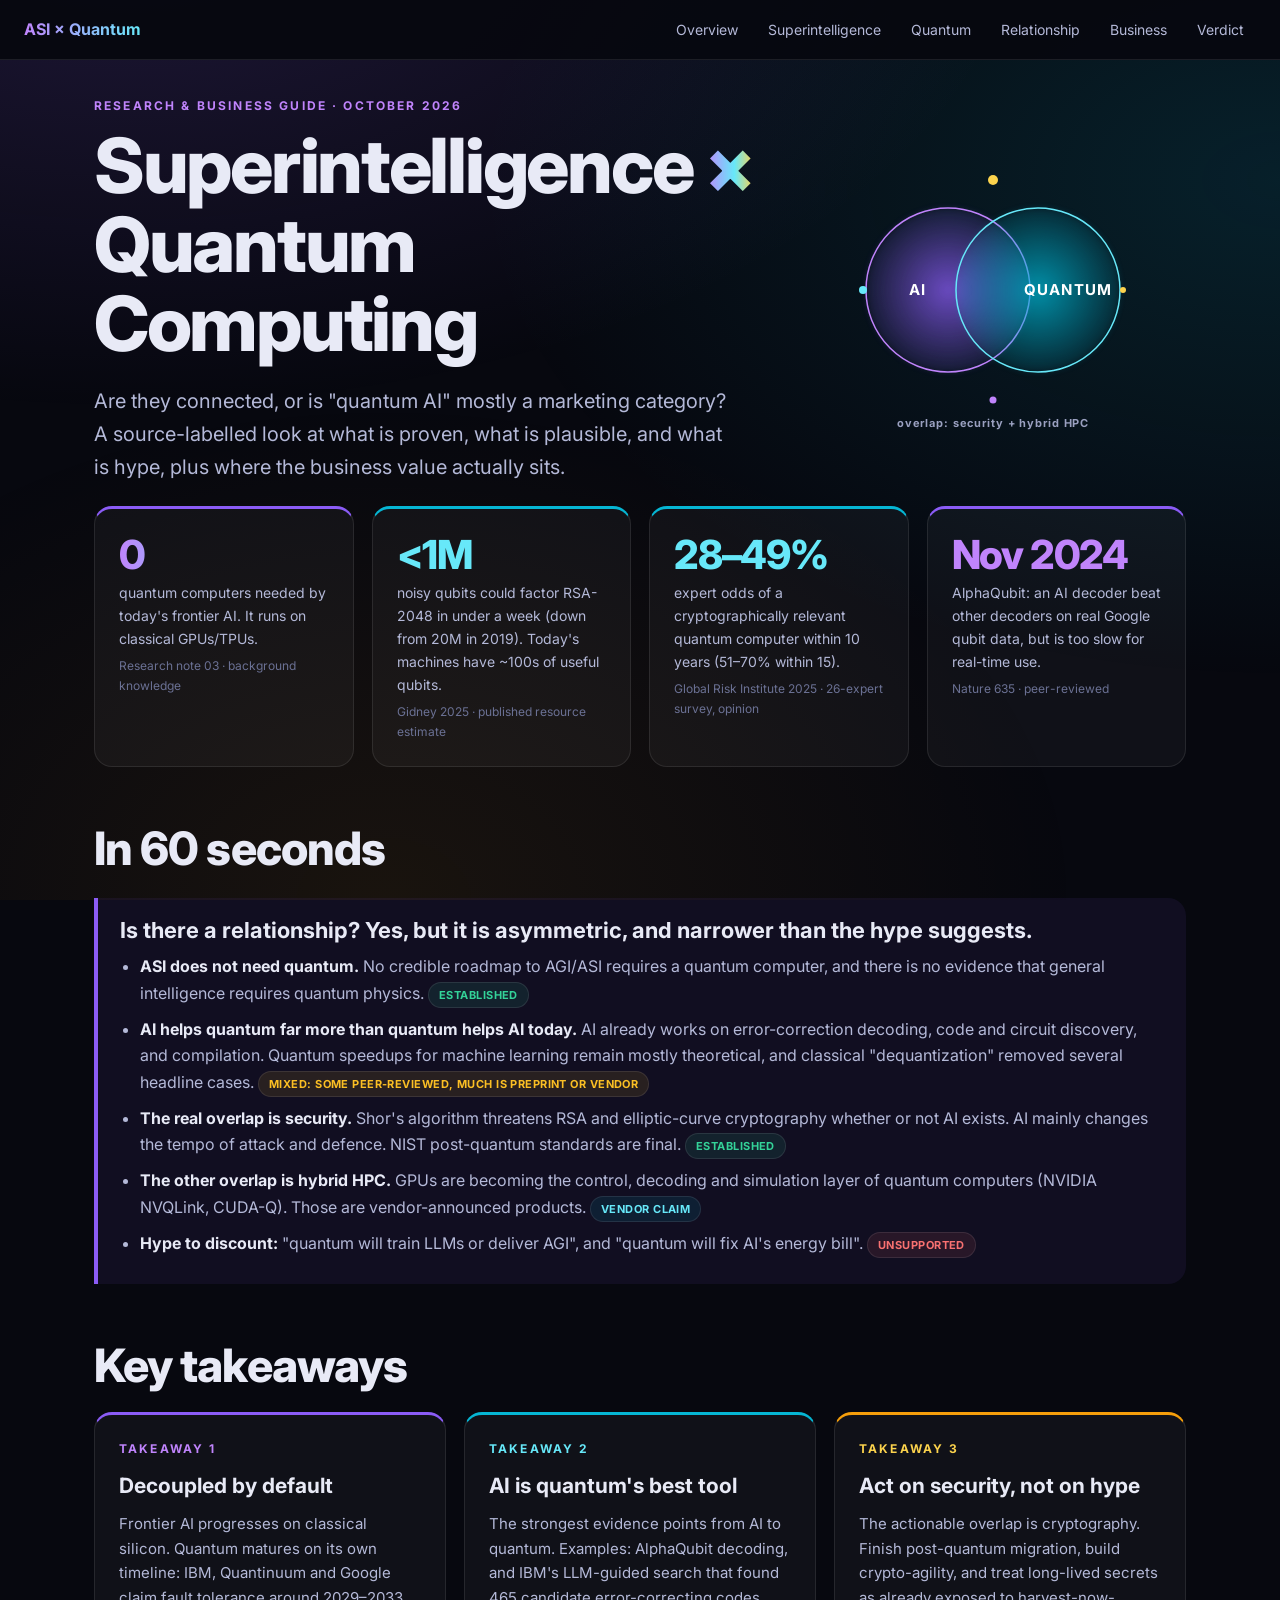
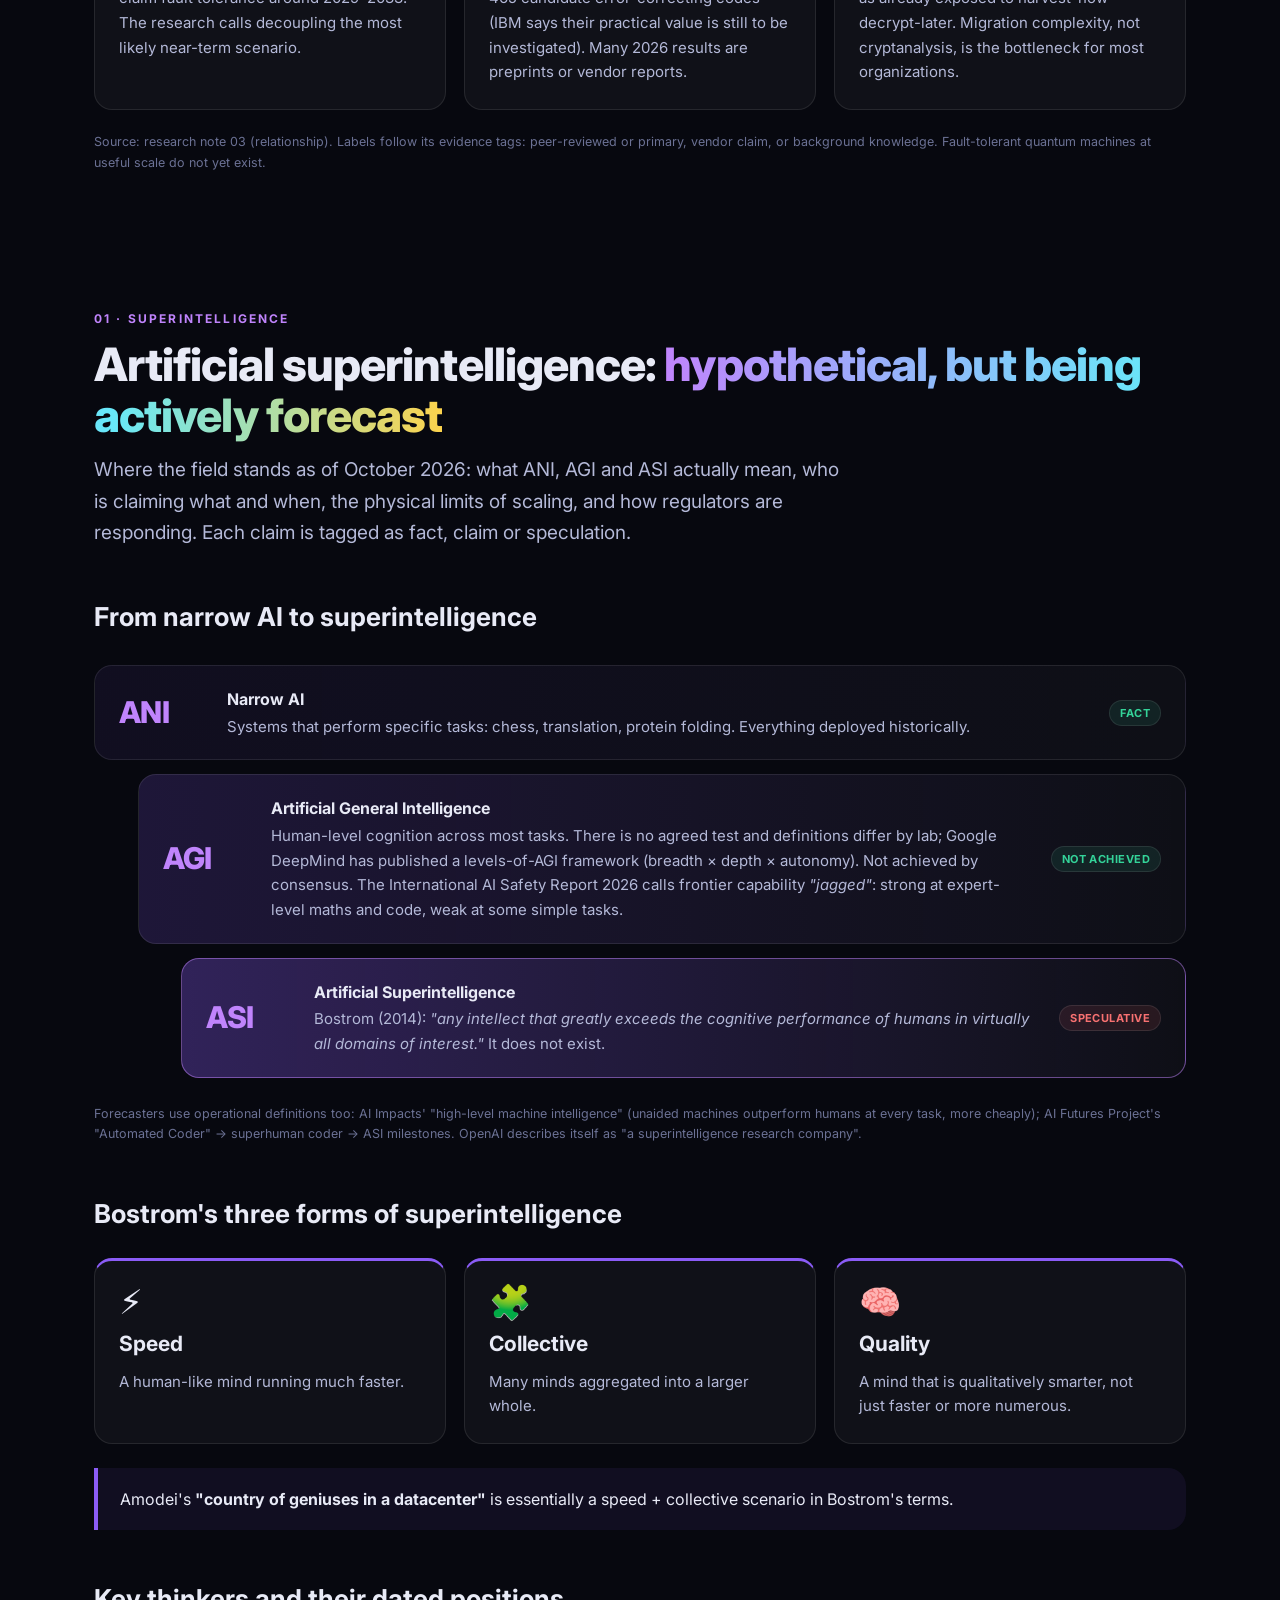
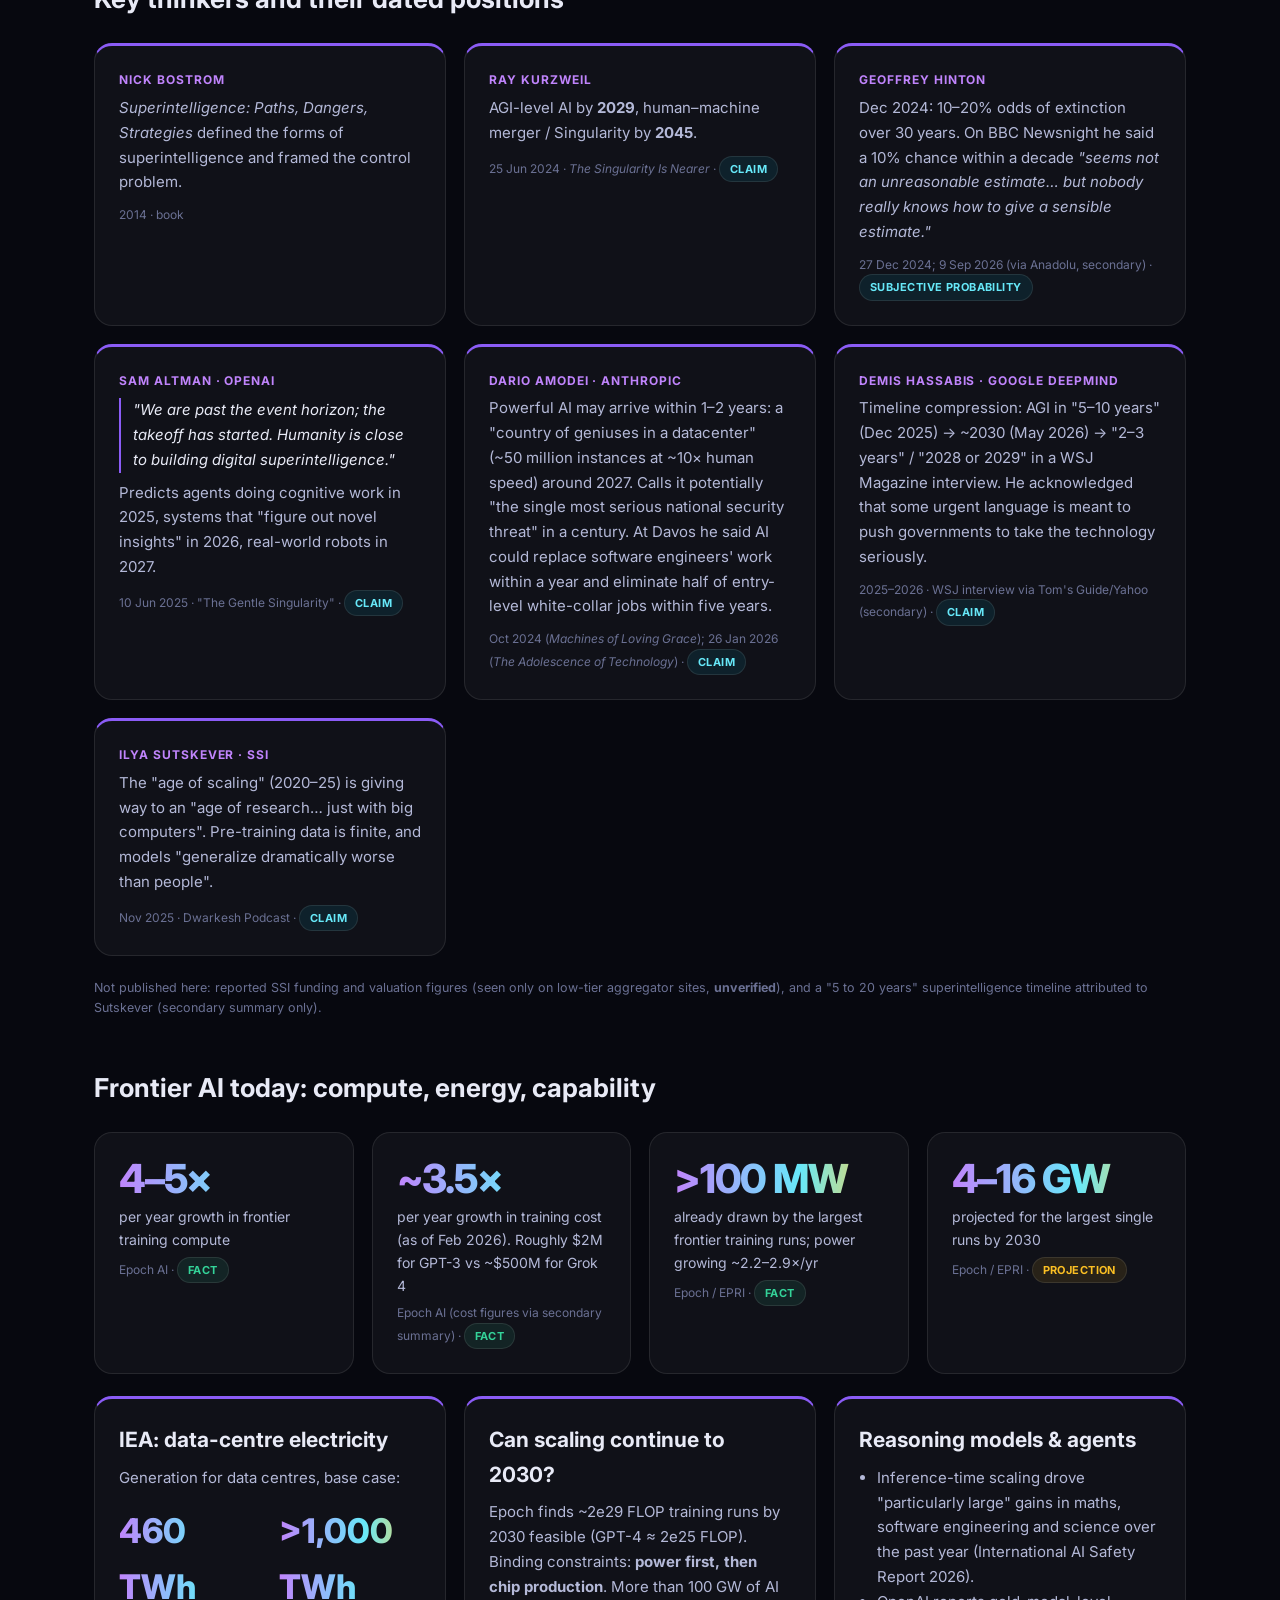
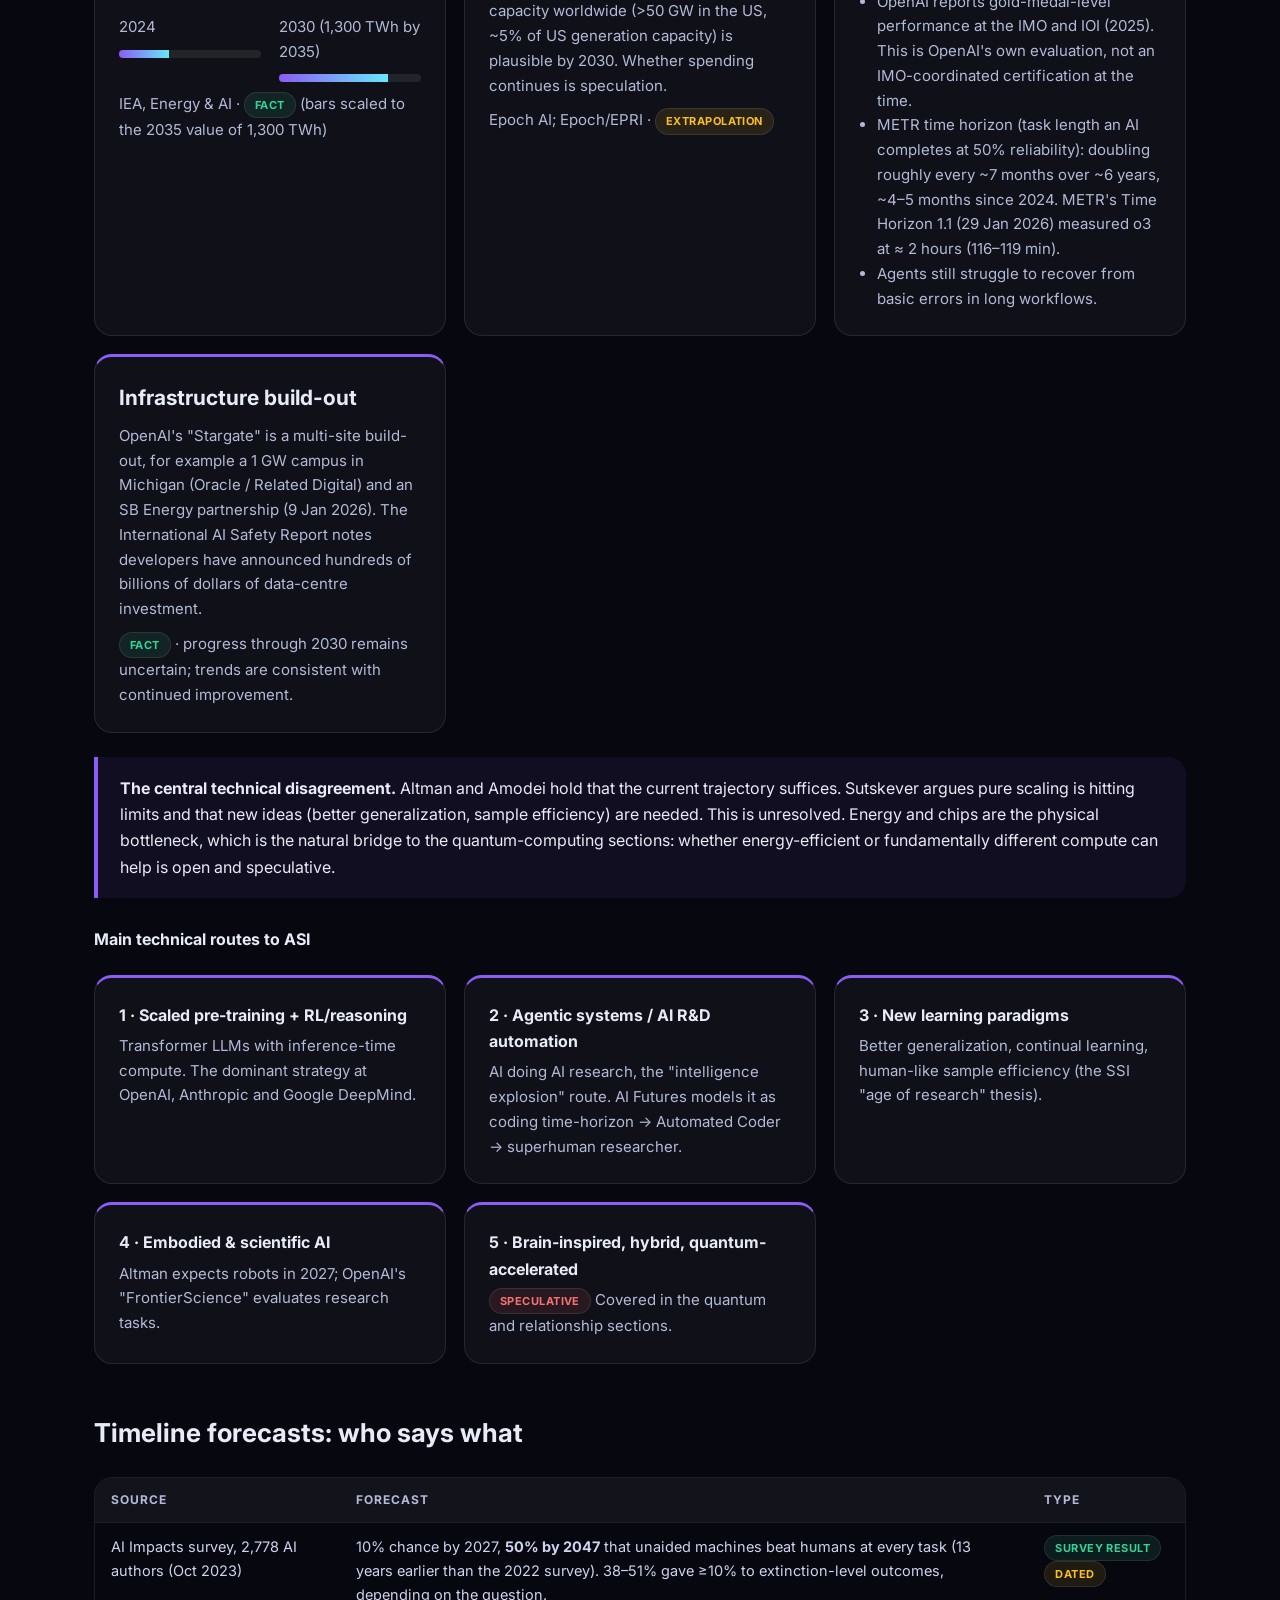
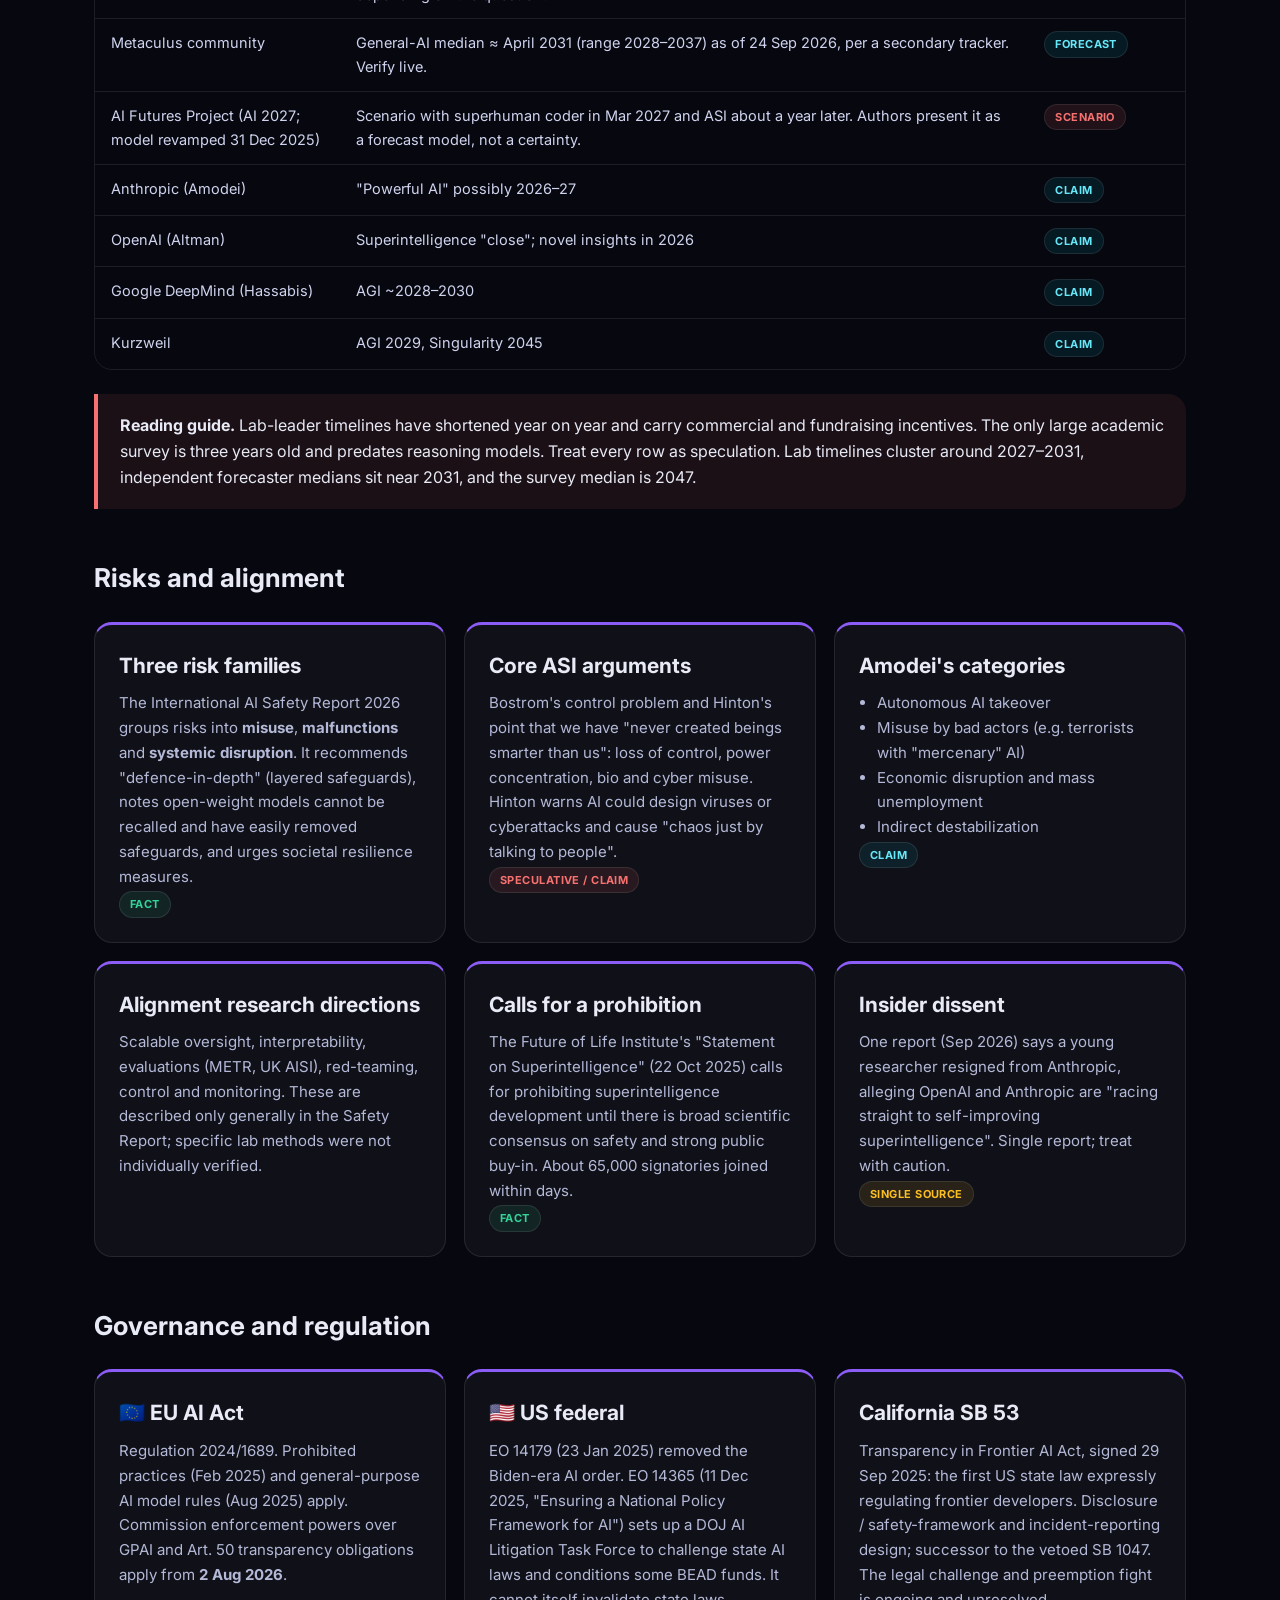
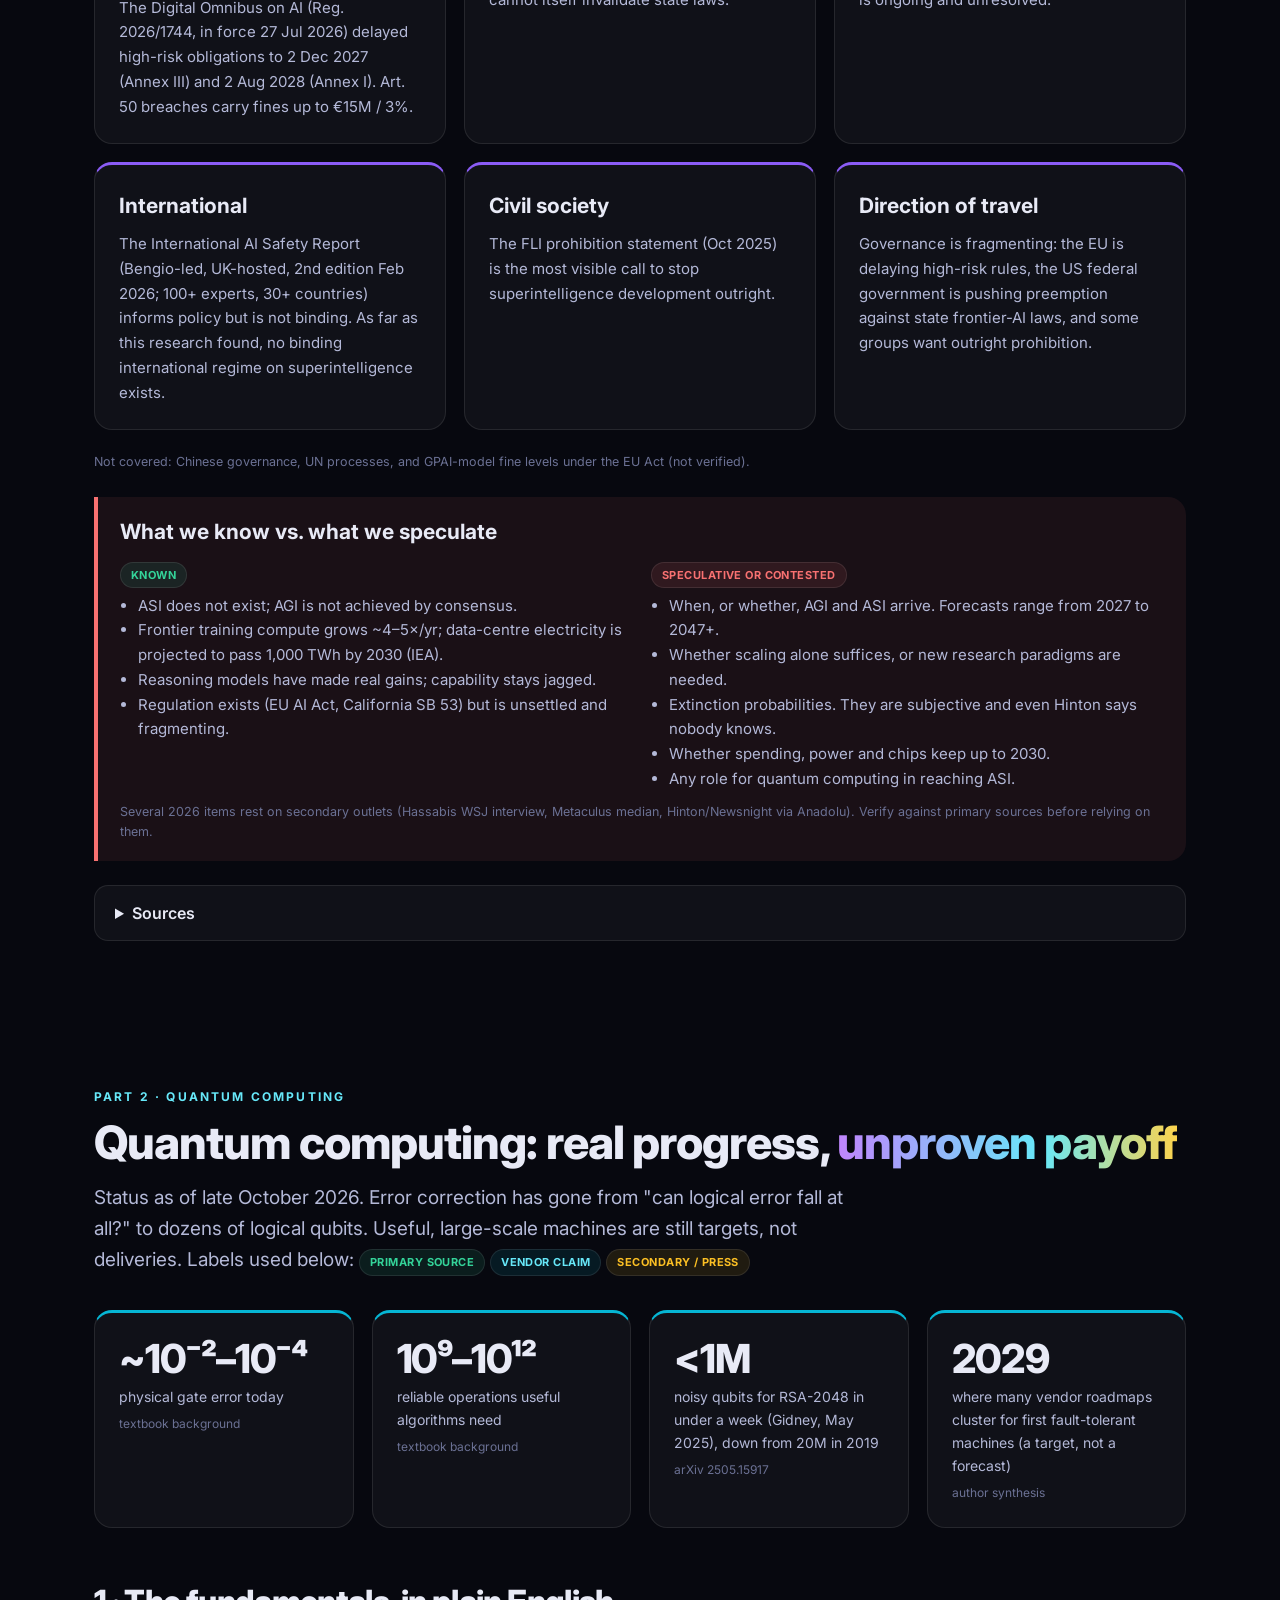
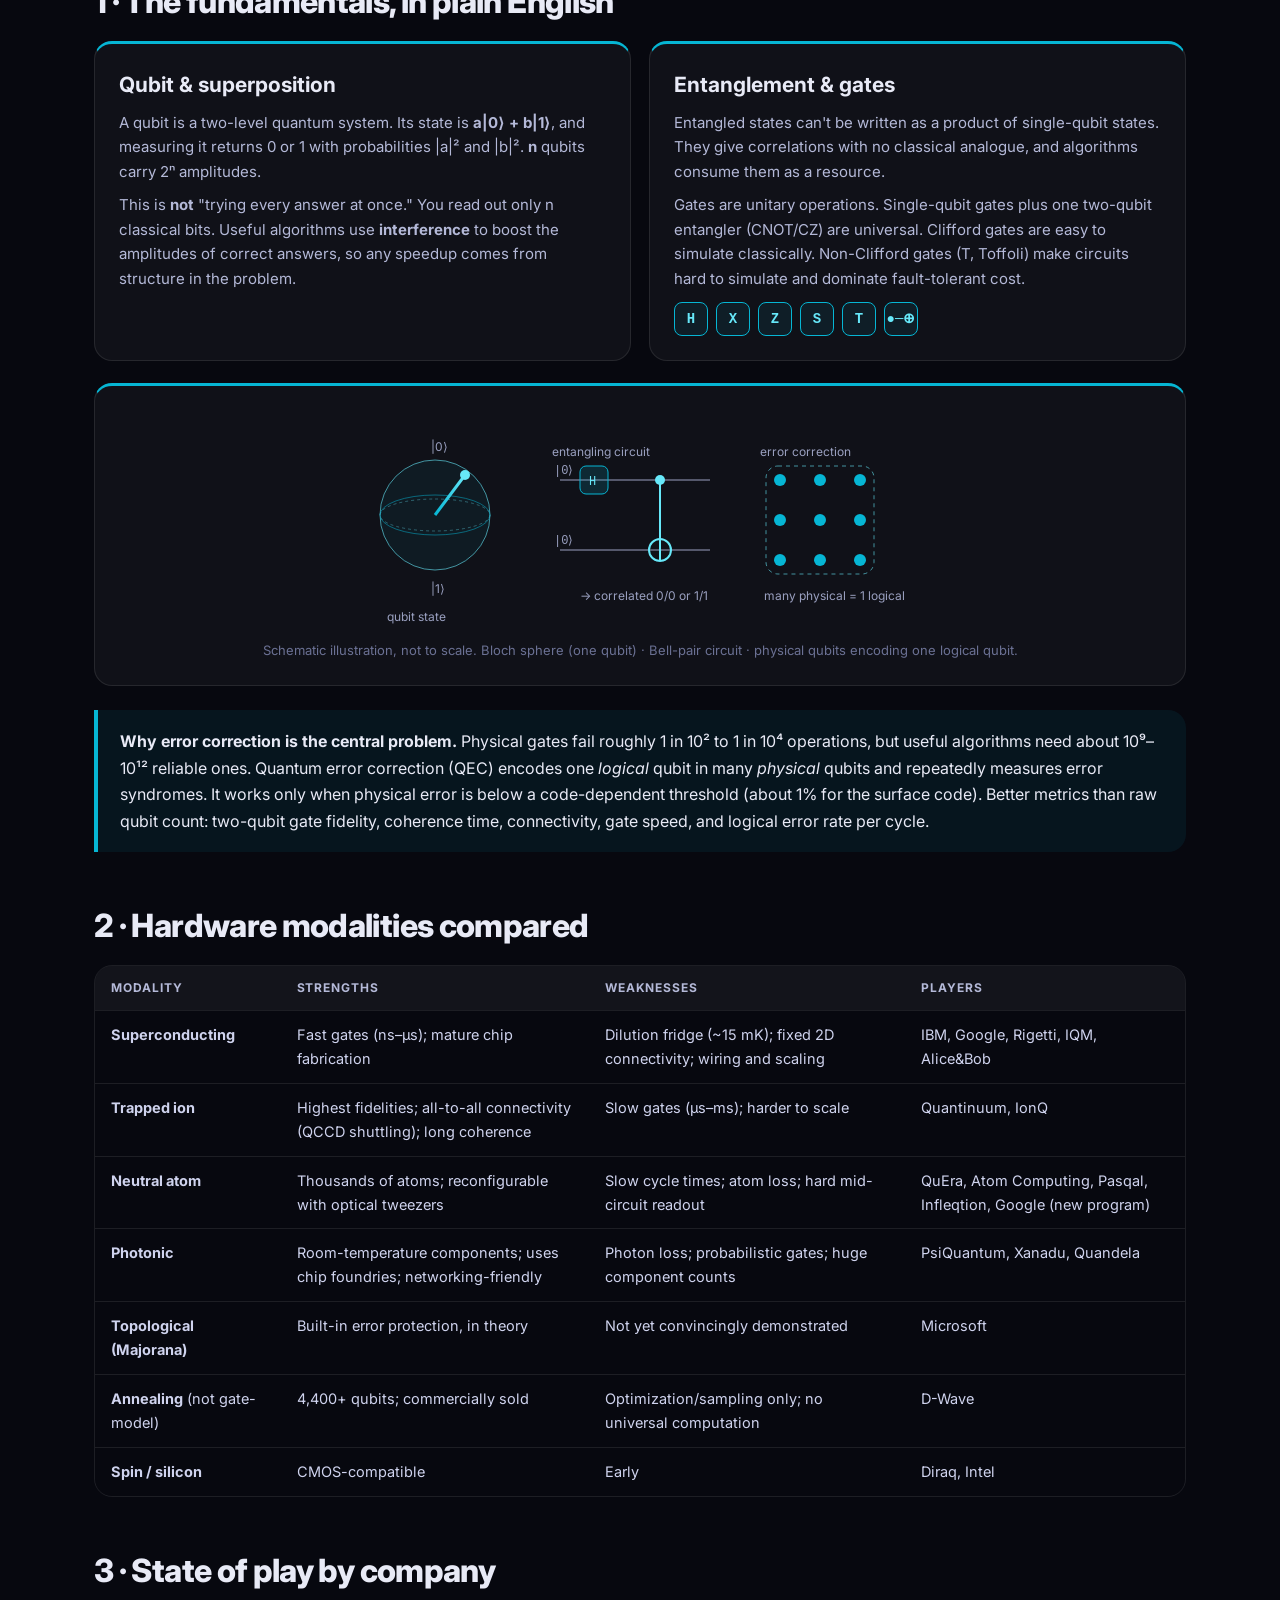
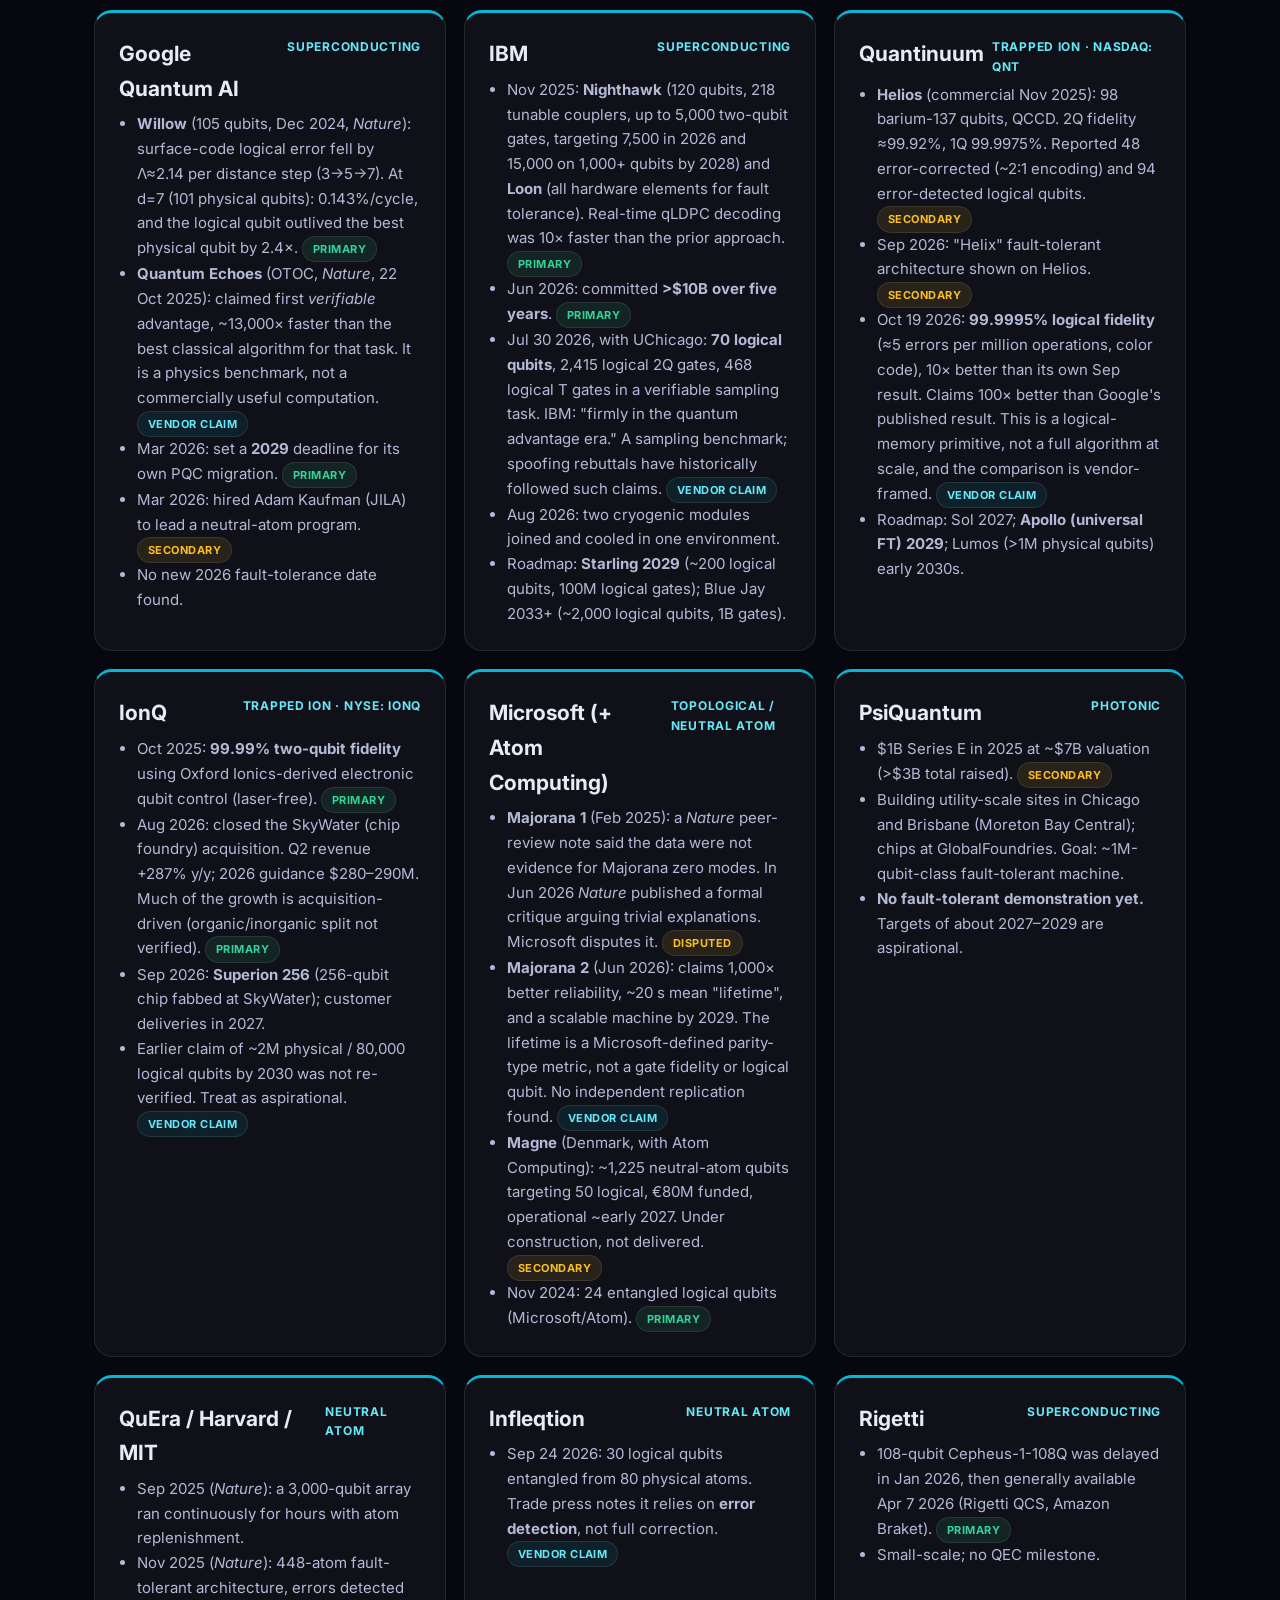
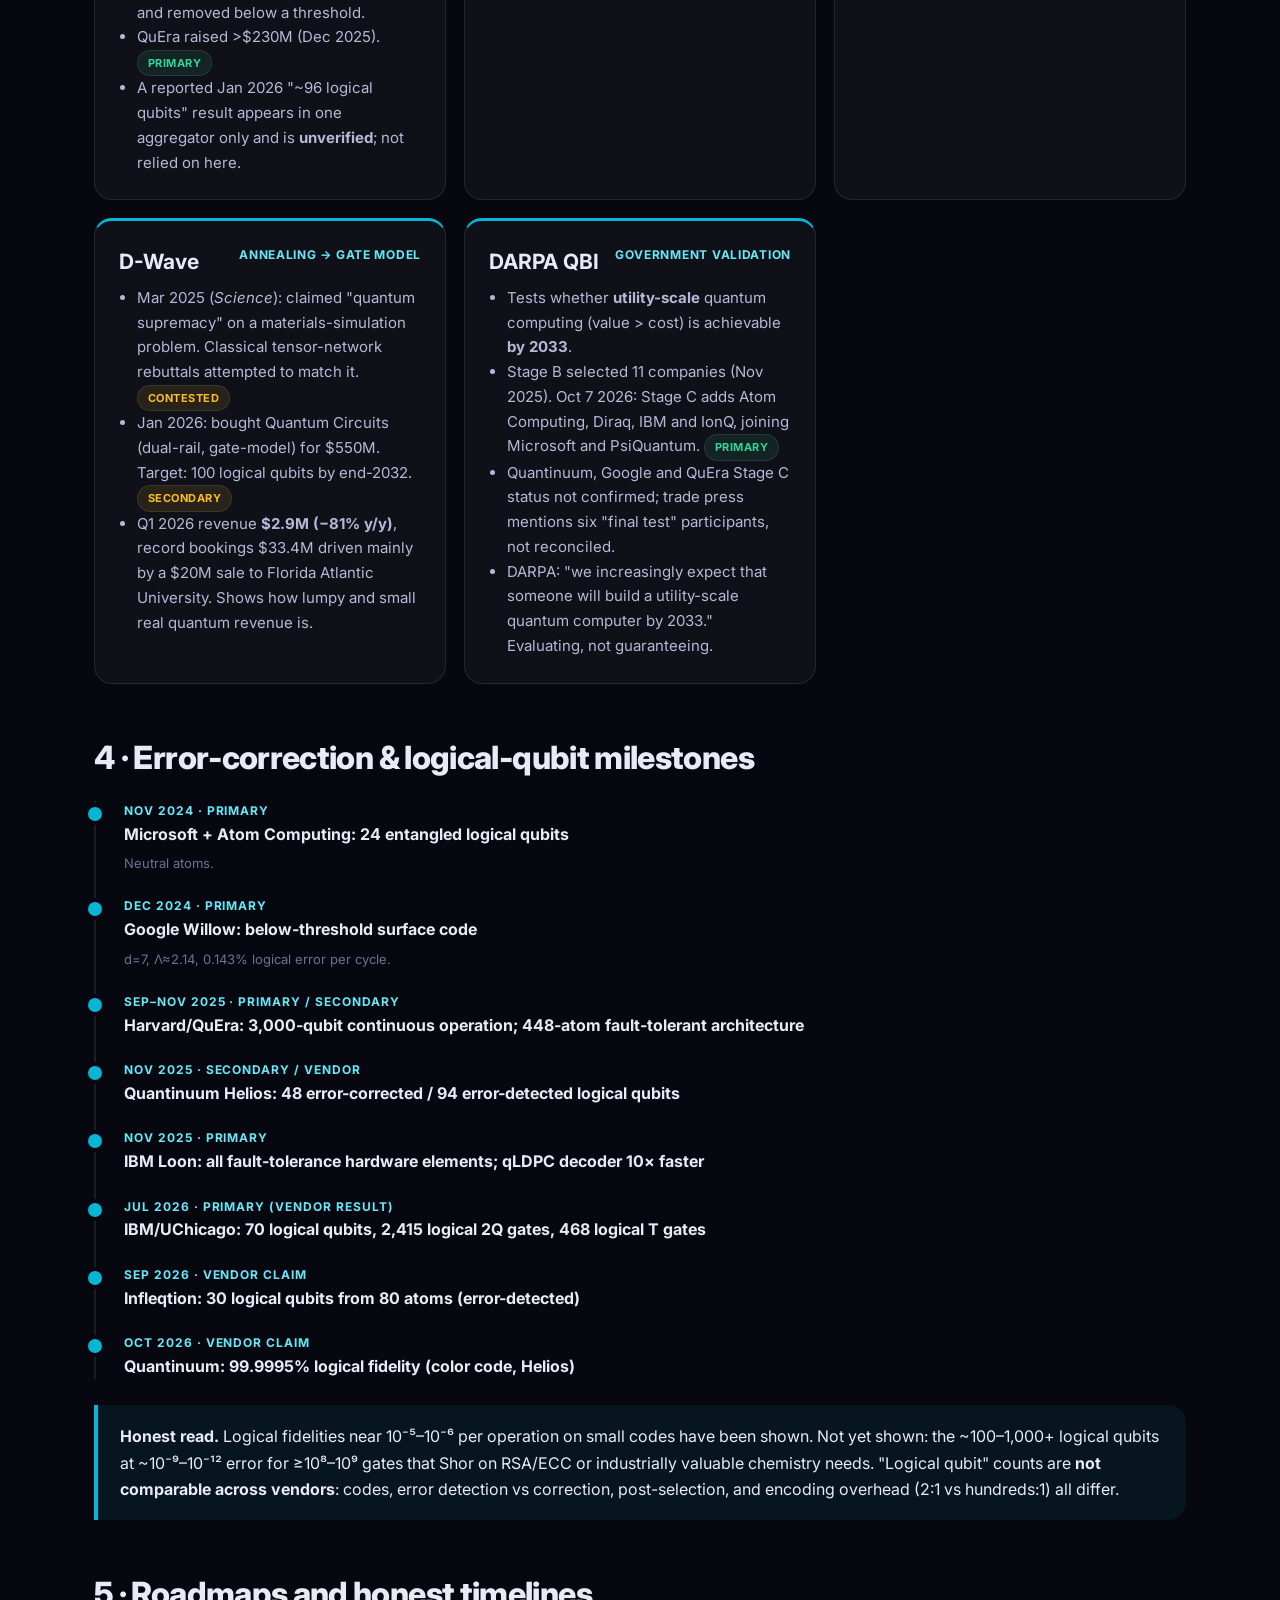
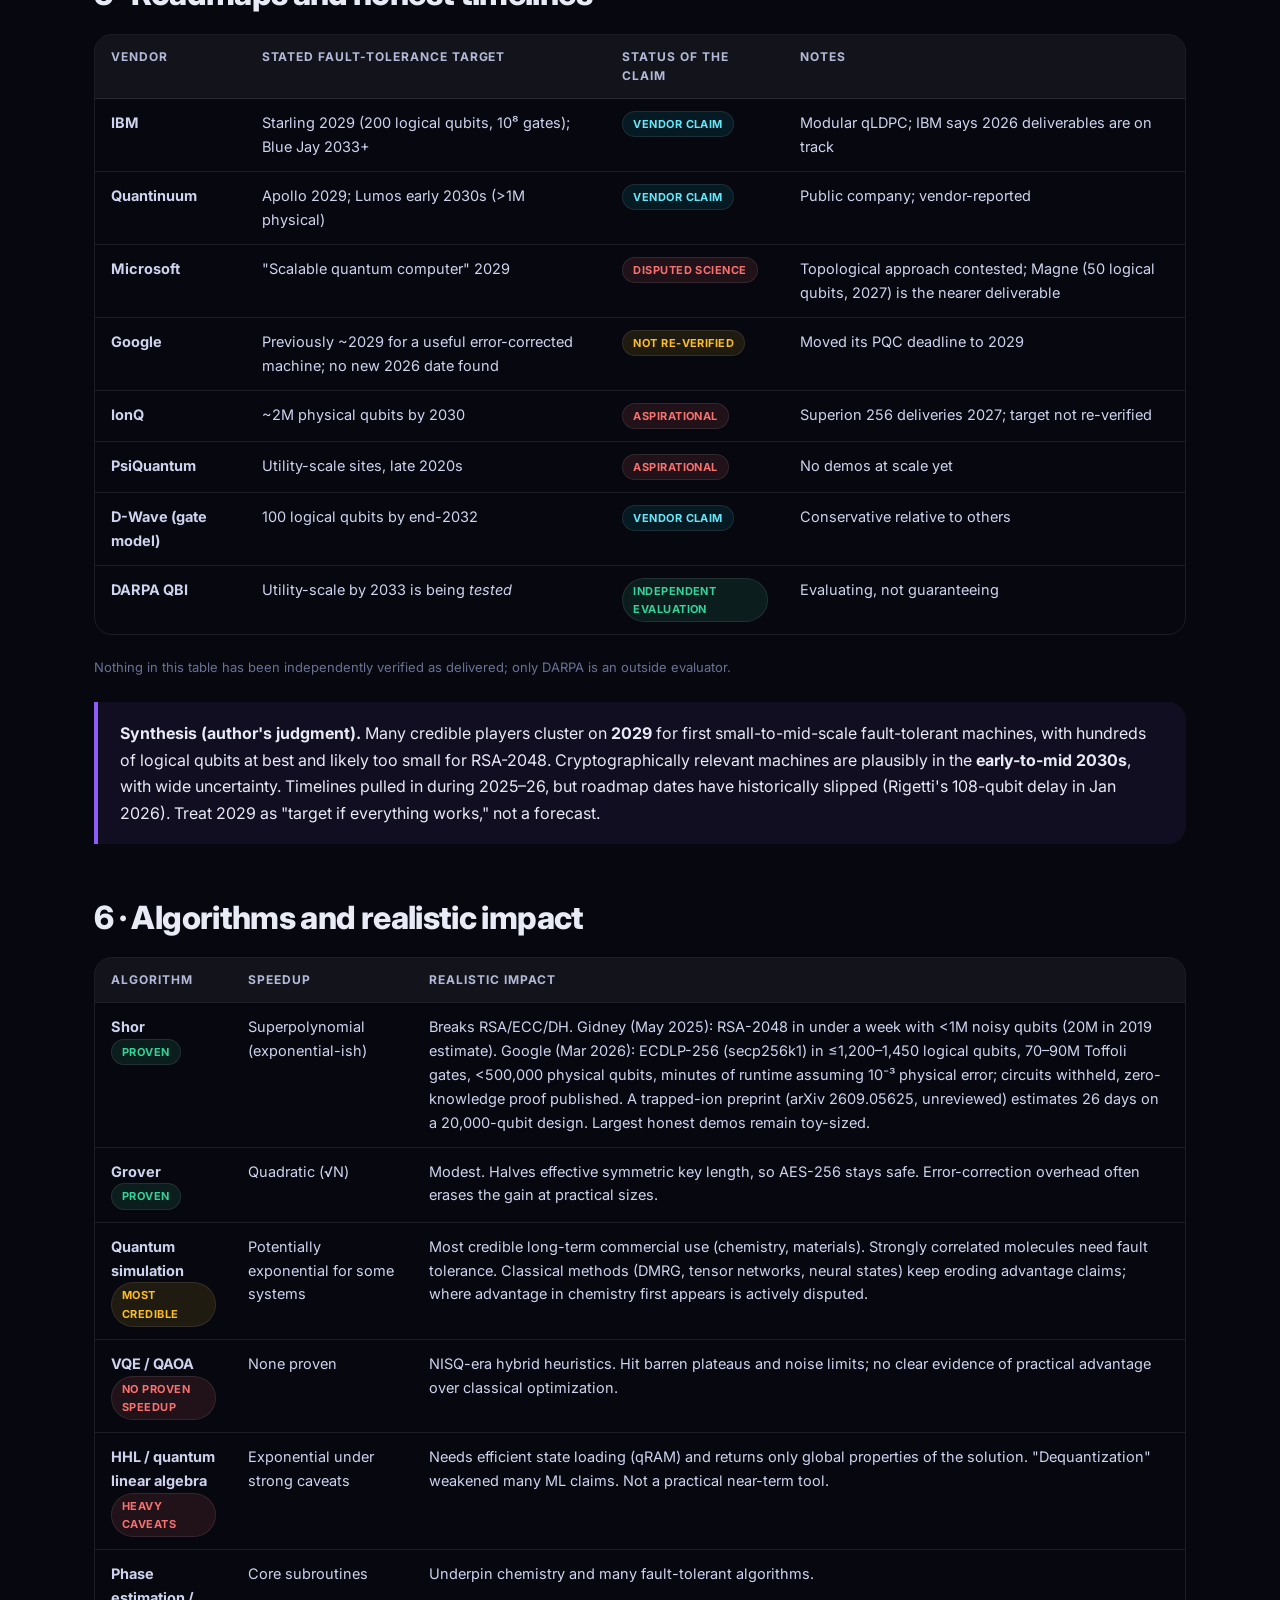
<file: index.html>
<!doctype html><html lang="en"><head><meta charset="utf-8"><meta name="viewport" content="width=device-width,initial-scale=1"><title>Superintelligence × Quantum Computing — Research &amp; Business Guide</title><meta name="description" content="Deep research on how superintelligence and quantum computing relate, and where the business value is."><link rel="preconnect" href="https://fonts.googleapis.com"><link href="https://fonts.googleapis.com/css2?family=Inter:wght@400;600;700;800&display=swap" rel="stylesheet">
<link rel="stylesheet" href="css/base.css">
<link rel="stylesheet" href="css/sec-asi.css">
<link rel="stylesheet" href="css/sec-business.css">
<link rel="stylesheet" href="css/sec-hero.css">
<link rel="stylesheet" href="css/sec-quantum.css">
<link rel="stylesheet" href="css/sec-relationship.css">
</head><body><nav class="top"><b>ASI × Quantum</b><a href="#overview">Overview</a><a href="#asi">Superintelligence</a><a href="#quantum">Quantum</a><a href="#relationship">Relationship</a><a href="#business">Business</a><a href="#conclusion">Verdict</a></nav><main><section class="sec" id="overview"><div class="container">
<div class="hero-wrap">
<div>
<div class="eyebrow ai">Research &amp; business guide · October 2026</div>
<h1>Superintelligence <span class="grad">×</span> Quantum Computing</h1>
<p class="hero-sub">Are they connected, or is "quantum AI" mostly a marketing category? A source-labelled look at what is proven, what is plausible, and what is hype, plus where the business value actually sits.</p>
</div>
<svg class="hero-vis" viewBox="0 0 340 300" role="img" aria-label="Two overlapping glowing circles: AI in purple and Quantum in cyan, with orbiting dots">
<defs><radialGradient id="hero-ga"><stop offset="0" stop-color="#8b5cf6" stop-opacity=".75"/><stop offset="1" stop-color="#8b5cf6" stop-opacity=".12"/></radialGradient>
<radialGradient id="hero-gq"><stop offset="0" stop-color="#06b6d4" stop-opacity=".75"/><stop offset="1" stop-color="#06b6d4" stop-opacity=".12"/></radialGradient>
<filter id="hero-bl"><feGaussianBlur stdDeviation="3"/></filter></defs>
<g class="hero-a"><circle cx="125" cy="150" r="82" fill="url(#hero-ga)" filter="url(#hero-bl)"/><circle cx="125" cy="150" r="82" fill="none" stroke="#c084fc" stroke-width="1.5"/></g>
<g class="hero-b"><circle cx="215" cy="150" r="82" fill="url(#hero-gq)" filter="url(#hero-bl)"/><circle cx="215" cy="150" r="82" fill="none" stroke="#67e8f9" stroke-width="1.5"/></g>
<g class="hero-orbit"><circle cx="170" cy="40" r="5" fill="#fcd34d"/><circle cx="170" cy="260" r="3.5" fill="#c084fc"/></g>
<g class="hero-orbit2"><circle cx="40" cy="150" r="4" fill="#67e8f9"/><circle cx="300" cy="150" r="3" fill="#fcd34d"/></g>
<text x="95" y="155" fill="#fff" text-anchor="middle">AI</text><text x="245" y="155" fill="#fff" text-anchor="middle">QUANTUM</text>
<text x="170" y="287" fill="#9aa0c0" text-anchor="middle" style="font-size:11px">overlap: security + hybrid HPC</text>
</svg>
</div>

<div class="grid g4 reveal">
<div class="card stat ai"><div class="num grad">0</div><div class="lbl">quantum computers needed by today's frontier AI. It runs on classical GPUs/TPUs.</div><div class="src">Research note 03 · background knowledge</div></div>
<div class="card stat q"><div class="num" style="color:var(--q2)">&lt;1M</div><div class="lbl">noisy qubits could factor RSA-2048 in under a week (down from 20M in 2019). Today's machines have ~100s of useful qubits.</div><div class="src">Gidney 2025 · published resource estimate</div></div>
<div class="card stat q"><div class="num" style="color:var(--q2)">28–49%</div><div class="lbl">expert odds of a cryptographically relevant quantum computer within 10 years (51–70% within 15).</div><div class="src">Global Risk Institute 2025 · 26-expert survey, opinion</div></div>
<div class="card stat ai"><div class="num" style="color:var(--ai2)">Nov 2024</div><div class="lbl">AlphaQubit: an AI decoder beat other decoders on real Google qubit data, but is too slow for real-time use.</div><div class="src">Nature 635 · peer-reviewed</div></div>
</div>

<h2 class="hero-h">In 60 seconds</h2>
<div class="callout">
<p class="hero-short">Is there a relationship? Yes, but it is asymmetric, and narrower than the hype suggests.</p>
<ul class="hero-sum">
<li><b>ASI does not need quantum.</b> No credible roadmap to AGI/ASI requires a quantum computer, and there is no evidence that general intelligence requires quantum physics. <span class="badge fact">Established</span></li>
<li><b>AI helps quantum far more than quantum helps AI today.</b> AI already works on error-correction decoding, code and circuit discovery, and compilation. Quantum speedups for machine learning remain mostly theoretical, and classical "dequantization" removed several headline cases. <span class="badge plausible">Mixed: some peer-reviewed, much is preprint or vendor</span></li>
<li><b>The real overlap is security.</b> Shor's algorithm threatens RSA and elliptic-curve cryptography whether or not AI exists. AI mainly changes the tempo of attack and defence. NIST post-quantum standards are final. <span class="badge fact">Established</span></li>
<li><b>The other overlap is hybrid HPC.</b> GPUs are becoming the control, decoding and simulation layer of quantum computers (NVIDIA NVQLink, CUDA-Q). Those are vendor-announced products. <span class="badge claim">Vendor claim</span></li>
<li><b>Hype to discount:</b> "quantum will train LLMs or deliver AGI", and "quantum will fix AI's energy bill". <span class="badge hype">Unsupported</span></li>
</ul>
</div>

<h2 class="hero-h">Key takeaways</h2>
<div class="grid g3 reveal">
<div class="card ai"><div class="eyebrow ai">Takeaway 1</div><h3>Decoupled by default</h3><p>Frontier AI progresses on classical silicon. Quantum matures on its own timeline: IBM, Quantinuum and Google claim fault tolerance around 2029–2033. The research calls decoupling the most likely near-term scenario.</p></div>
<div class="card q"><div class="eyebrow q">Takeaway 2</div><h3>AI is quantum's best tool</h3><p>The strongest evidence points from AI to quantum. Examples: AlphaQubit decoding, and IBM's LLM-guided search that found 465 candidate error-correcting codes (IBM says their practical value is still to be investigated). Many 2026 results are preprints or vendor reports.</p></div>
<div class="card biz"><div class="eyebrow biz">Takeaway 3</div><h3>Act on security, not on hype</h3><p>The actionable overlap is cryptography. Finish post-quantum migration, build crypto-agility, and treat long-lived secrets as already exposed to harvest-now-decrypt-later. Migration complexity, not cryptanalysis, is the bottleneck for most organizations.</p></div>
</div>
<p class="src-note">Source: research note 03 (relationship). Labels follow its evidence tags: peer-reviewed or primary, vendor claim, or background knowledge. Fault-tolerant quantum machines at useful scale do not yet exist.</p>
</div></section>

<section class="sec" id="asi"><div class="container">
<div class="eyebrow ai reveal">01 · Superintelligence</div>
<h2 class="reveal">Artificial superintelligence: <span class="grad">hypothetical, but being actively forecast</span></h2>
<p class="lead reveal">Where the field stands as of October 2026: what ANI, AGI and ASI actually mean, who is claiming what and when, the physical limits of scaling, and how regulators are responding. Each claim is tagged as fact, claim or speculation.</p>

<h3 class="asi-h">From narrow AI to superintelligence</h3>
<div class="asi-ladder reveal">
  <div class="asi-step asi-s1"><div class="tag">ANI</div><div><h4>Narrow AI</h4><p>Systems that perform specific tasks: chess, translation, protein folding. Everything deployed historically.</p></div><span class="badge fact">Fact</span></div>
  <div class="asi-step asi-s2"><div class="tag">AGI</div><div><h4>Artificial General Intelligence</h4><p>Human-level cognition across most tasks. There is no agreed test and definitions differ by lab; Google DeepMind has published a levels-of-AGI framework (breadth × depth × autonomy). Not achieved by consensus. The International AI Safety Report 2026 calls frontier capability <em>"jagged"</em>: strong at expert-level maths and code, weak at some simple tasks.</p></div><span class="badge fact">Not achieved</span></div>
  <div class="asi-step asi-s3"><div class="tag">ASI</div><div><h4>Artificial Superintelligence</h4><p>Bostrom (2014): <em>"any intellect that greatly exceeds the cognitive performance of humans in virtually all domains of interest."</em> It does not exist.</p></div><span class="badge hype">Speculative</span></div>
</div>
<p class="src-note">Forecasters use operational definitions too: AI Impacts' "high-level machine intelligence" (unaided machines outperform humans at every task, more cheaply); AI Futures Project's "Automated Coder" → superhuman coder → ASI milestones. OpenAI describes itself as "a superintelligence research company".</p>

<h3 class="asi-h">Bostrom's three forms of superintelligence</h3>
<div class="grid g3">
  <div class="card ai reveal"><div class="asi-form">⚡</div><h3>Speed</h3><p>A human-like mind running much faster.</p></div>
  <div class="card ai reveal"><div class="asi-form">🧩</div><h3>Collective</h3><p>Many minds aggregated into a larger whole.</p></div>
  <div class="card ai reveal"><div class="asi-form">🧠</div><h3>Quality</h3><p>A mind that is qualitatively smarter, not just faster or more numerous.</p></div>
</div>
<div class="callout reveal">Amodei's <strong>"country of geniuses in a datacenter"</strong> is essentially a speed + collective scenario in Bostrom's terms.</div>

<h3 class="asi-h">Key thinkers and their dated positions</h3>
<div class="grid g3">
  <div class="card ai reveal"><div class="asi-who">Nick Bostrom</div><p><em>Superintelligence: Paths, Dangers, Strategies</em> defined the forms of superintelligence and framed the control problem.</p><div class="asi-date">2014 · book</div></div>
  <div class="card ai reveal"><div class="asi-who">Ray Kurzweil</div><p>AGI-level AI by <strong>2029</strong>, human–machine merger / Singularity by <strong>2045</strong>.</p><div class="asi-date">25 Jun 2024 · <em>The Singularity Is Nearer</em> · <span class="badge claim">Claim</span></div></div>
  <div class="card ai reveal"><div class="asi-who">Geoffrey Hinton</div><p>Dec 2024: 10–20% odds of extinction over 30 years. On BBC Newsnight he said a 10% chance within a decade <em>"seems not an unreasonable estimate… but nobody really knows how to give a sensible estimate."</em></p><div class="asi-date">27 Dec 2024; 9 Sep 2026 (via Anadolu, secondary) · <span class="badge claim">Subjective probability</span></div></div>
  <div class="card ai reveal"><div class="asi-who">Sam Altman · OpenAI</div><p class="asi-quote">"We are past the event horizon; the takeoff has started. Humanity is close to building digital superintelligence."</p><p>Predicts agents doing cognitive work in 2025, systems that "figure out novel insights" in 2026, real-world robots in 2027.</p><div class="asi-date">10 Jun 2025 · "The Gentle Singularity" · <span class="badge claim">Claim</span></div></div>
  <div class="card ai reveal"><div class="asi-who">Dario Amodei · Anthropic</div><p>Powerful AI may arrive within 1–2 years: a "country of geniuses in a datacenter" (~50 million instances at ~10× human speed) around 2027. Calls it potentially "the single most serious national security threat" in a century. At Davos he said AI could replace software engineers' work within a year and eliminate half of entry-level white-collar jobs within five years.</p><div class="asi-date">Oct 2024 (<em>Machines of Loving Grace</em>); 26 Jan 2026 (<em>The Adolescence of Technology</em>) · <span class="badge claim">Claim</span></div></div>
  <div class="card ai reveal"><div class="asi-who">Demis Hassabis · Google DeepMind</div><p>Timeline compression: AGI in "5–10 years" (Dec 2025) → ~2030 (May 2026) → "2–3 years" / "2028 or 2029" in a WSJ Magazine interview. He acknowledged that some urgent language is meant to push governments to take the technology seriously.</p><div class="asi-date">2025–2026 · WSJ interview via Tom's Guide/Yahoo (secondary) · <span class="badge claim">Claim</span></div></div>
  <div class="card ai reveal"><div class="asi-who">Ilya Sutskever · SSI</div><p>The "age of scaling" (2020–25) is giving way to an "age of research… just with big computers". Pre-training data is finite, and models "generalize dramatically worse than people".</p><div class="asi-date">Nov 2025 · Dwarkesh Podcast · <span class="badge claim">Claim</span></div></div>
</div>
<p class="src-note">Not published here: reported SSI funding and valuation figures (seen only on low-tier aggregator sites, <strong>unverified</strong>), and a "5 to 20 years" superintelligence timeline attributed to Sutskever (secondary summary only).</p>

<h3 class="asi-h">Frontier AI today: compute, energy, capability</h3>
<div class="grid g4">
  <div class="card stat reveal"><div class="num grad">4–5×</div><div class="lbl">per year growth in frontier training compute</div><div class="src">Epoch AI · <span class="badge fact">Fact</span></div></div>
  <div class="card stat reveal"><div class="num grad">~3.5×</div><div class="lbl">per year growth in training cost (as of Feb 2026). Roughly $2M for GPT-3 vs ~$500M for Grok 4</div><div class="src">Epoch AI (cost figures via secondary summary) · <span class="badge fact">Fact</span></div></div>
  <div class="card stat reveal"><div class="num grad">&gt;100 MW</div><div class="lbl">already drawn by the largest frontier training runs; power growing ~2.2–2.9×/yr</div><div class="src">Epoch / EPRI · <span class="badge fact">Fact</span></div></div>
  <div class="card stat reveal"><div class="num grad">4–16 GW</div><div class="lbl">projected for the largest single runs by 2030</div><div class="src">Epoch / EPRI · <span class="badge plausible">Projection</span></div></div>
</div>
<div class="grid g2">
  <div class="card ai reveal">
    <h3>IEA: data-centre electricity</h3>
    <p>Generation for data centres, base case:</p>
    <div class="asi-two" style="margin-top:12px">
      <div><div class="num grad" style="font-size:34px;font-weight:800">460 TWh</div><p>2024</p><div class="asi-bar"><i style="width:35%"></i></div></div>
      <div><div class="num grad" style="font-size:34px;font-weight:800">&gt;1,000 TWh</div><p>2030 (1,300 TWh by 2035)</p><div class="asi-bar"><i style="width:77%"></i></div></div>
    </div>
    <p class="src-note">IEA, Energy &amp; AI · <span class="badge fact">Fact</span> (bars scaled to the 2035 value of 1,300 TWh)</p>
  </div>
  <div class="card ai reveal">
    <h3>Can scaling continue to 2030?</h3>
    <p>Epoch finds ~2e29 FLOP training runs by 2030 feasible (GPT-4 ≈ 2e25 FLOP). Binding constraints: <strong>power first, then chip production</strong>. More than 100 GW of AI capacity worldwide (&gt;50 GW in the US, ~5% of US generation capacity) is plausible by 2030. Whether spending continues is speculation.</p>
    <p class="src-note">Epoch AI; Epoch/EPRI · <span class="badge plausible">Extrapolation</span></p>
  </div>
  <div class="card ai reveal">
    <h3>Reasoning models &amp; agents</h3>
    <ul>
      <li>Inference-time scaling drove "particularly large" gains in maths, software engineering and science over the past year (International AI Safety Report 2026).</li>
      <li>OpenAI reports gold-medal-level performance at the IMO and IOI (2025). This is OpenAI's own evaluation, not an IMO-coordinated certification at the time.</li>
      <li>METR time horizon (task length an AI completes at 50% reliability): doubling roughly every ~7 months over ~6 years, ~4–5 months since 2024. METR's Time Horizon 1.1 (29 Jan 2026) measured o3 at ≈ 2 hours (116–119 min).</li>
      <li>Agents still struggle to recover from basic errors in long workflows.</li>
    </ul>
  </div>
  <div class="card ai reveal">
    <h3>Infrastructure build-out</h3>
    <p>OpenAI's "Stargate" is a multi-site build-out, for example a 1 GW campus in Michigan (Oracle / Related Digital) and an SB Energy partnership (9 Jan 2026). The International AI Safety Report notes developers have announced hundreds of billions of dollars of data-centre investment.</p>
    <p class="src-note"><span class="badge fact">Fact</span> · progress through 2030 remains uncertain; trends are consistent with continued improvement.</p>
  </div>
</div>
<div class="callout reveal"><strong>The central technical disagreement.</strong> Altman and Amodei hold that the current trajectory suffices. Sutskever argues pure scaling is hitting limits and that new ideas (better generalization, sample efficiency) are needed. This is unresolved. Energy and chips are the physical bottleneck, which is the natural bridge to the quantum-computing sections: whether energy-efficient or fundamentally different compute can help is open and speculative.</div>

<h4 style="margin-top:28px">Main technical routes to ASI</h4>
<div class="grid g3">
  <div class="card ai reveal"><h4>1 · Scaled pre-training + RL/reasoning</h4><p>Transformer LLMs with inference-time compute. The dominant strategy at OpenAI, Anthropic and Google DeepMind.</p></div>
  <div class="card ai reveal"><h4>2 · Agentic systems / AI R&amp;D automation</h4><p>AI doing AI research, the "intelligence explosion" route. AI Futures models it as coding time-horizon → Automated Coder → superhuman researcher.</p></div>
  <div class="card ai reveal"><h4>3 · New learning paradigms</h4><p>Better generalization, continual learning, human-like sample efficiency (the SSI "age of research" thesis).</p></div>
  <div class="card ai reveal"><h4>4 · Embodied &amp; scientific AI</h4><p>Altman expects robots in 2027; OpenAI's "FrontierScience" evaluates research tasks.</p></div>
  <div class="card ai reveal"><h4>5 · Brain-inspired, hybrid, quantum-accelerated</h4><p><span class="badge hype">Speculative</span> Covered in the quantum and relationship sections.</p></div>
</div>

<h3 class="asi-h">Timeline forecasts: who says what</h3>
<div class="tablewrap reveal"><table>
<thead><tr><th>Source</th><th>Forecast</th><th>Type</th></tr></thead>
<tbody>
<tr><td>AI Impacts survey, 2,778 AI authors (Oct 2023)</td><td>10% chance by 2027, <strong>50% by 2047</strong> that unaided machines beat humans at every task (13 years earlier than the 2022 survey). 38–51% gave ≥10% to extinction-level outcomes, depending on the question.</td><td><span class="badge fact">Survey result</span> <span class="badge plausible">Dated</span></td></tr>
<tr><td>Metaculus community</td><td>General-AI median ≈ April 2031 (range 2028–2037) as of 24 Sep 2026, per a secondary tracker. Verify live.</td><td><span class="badge claim">Forecast</span></td></tr>
<tr><td>AI Futures Project (AI 2027; model revamped 31 Dec 2025)</td><td>Scenario with superhuman coder in Mar 2027 and ASI about a year later. Authors present it as a forecast model, not a certainty.</td><td><span class="badge hype">Scenario</span></td></tr>
<tr><td>Anthropic (Amodei)</td><td>"Powerful AI" possibly 2026–27</td><td><span class="badge claim">Claim</span></td></tr>
<tr><td>OpenAI (Altman)</td><td>Superintelligence "close"; novel insights in 2026</td><td><span class="badge claim">Claim</span></td></tr>
<tr><td>Google DeepMind (Hassabis)</td><td>AGI ~2028–2030</td><td><span class="badge claim">Claim</span></td></tr>
<tr><td>Kurzweil</td><td>AGI 2029, Singularity 2045</td><td><span class="badge claim">Claim</span></td></tr>
</tbody></table></div>
<div class="callout warn reveal"><strong>Reading guide.</strong> Lab-leader timelines have shortened year on year and carry commercial and fundraising incentives. The only large academic survey is three years old and predates reasoning models. Treat every row as speculation. Lab timelines cluster around 2027–2031, independent forecaster medians sit near 2031, and the survey median is 2047.</div>

<h3 class="asi-h">Risks and alignment</h3>
<div class="grid g3">
  <div class="card ai reveal"><h3>Three risk families</h3><p>The International AI Safety Report 2026 groups risks into <strong>misuse</strong>, <strong>malfunctions</strong> and <strong>systemic disruption</strong>. It recommends "defence-in-depth" (layered safeguards), notes open-weight models cannot be recalled and have easily removed safeguards, and urges societal resilience measures.</p><span class="badge fact">Fact</span></div>
  <div class="card ai reveal"><h3>Core ASI arguments</h3><p>Bostrom's control problem and Hinton's point that we have "never created beings smarter than us": loss of control, power concentration, bio and cyber misuse. Hinton warns AI could design viruses or cyberattacks and cause "chaos just by talking to people".</p><span class="badge hype">Speculative / claim</span></div>
  <div class="card ai reveal"><h3>Amodei's categories</h3><ul><li>Autonomous AI takeover</li><li>Misuse by bad actors (e.g. terrorists with "mercenary" AI)</li><li>Economic disruption and mass unemployment</li><li>Indirect destabilization</li></ul><span class="badge claim">Claim</span></div>
  <div class="card ai reveal"><h3>Alignment research directions</h3><p>Scalable oversight, interpretability, evaluations (METR, UK AISI), red-teaming, control and monitoring. These are described only generally in the Safety Report; specific lab methods were not individually verified.</p></div>
  <div class="card ai reveal"><h3>Calls for a prohibition</h3><p>The Future of Life Institute's "Statement on Superintelligence" (22 Oct 2025) calls for prohibiting superintelligence development until there is broad scientific consensus on safety and strong public buy-in. About 65,000 signatories joined within days.</p><span class="badge fact">Fact</span></div>
  <div class="card ai reveal"><h3>Insider dissent</h3><p>One report (Sep 2026) says a young researcher resigned from Anthropic, alleging OpenAI and Anthropic are "racing straight to self-improving superintelligence". Single report; treat with caution.</p><span class="badge plausible">Single source</span></div>
</div>

<h3 class="asi-h">Governance and regulation</h3>
<div class="grid g3">
  <div class="card ai reveal"><h3>🇪🇺 EU AI Act</h3><p>Regulation 2024/1689. Prohibited practices (Feb 2025) and general-purpose AI model rules (Aug 2025) apply. Commission enforcement powers over GPAI and Art. 50 transparency obligations apply from <strong>2 Aug 2026</strong>.</p><p style="margin-top:8px">The Digital Omnibus on AI (Reg. 2026/1744, in force 27 Jul 2026) delayed high-risk obligations to 2 Dec 2027 (Annex III) and 2 Aug 2028 (Annex I). Art. 50 breaches carry fines up to €15M / 3%.</p></div>
  <div class="card ai reveal"><h3>🇺🇸 US federal</h3><p>EO 14179 (23 Jan 2025) removed the Biden-era AI order. EO 14365 (11 Dec 2025, "Ensuring a National Policy Framework for AI") sets up a DOJ AI Litigation Task Force to challenge state AI laws and conditions some BEAD funds. It cannot itself invalidate state laws.</p></div>
  <div class="card ai reveal"><h3>California SB 53</h3><p>Transparency in Frontier AI Act, signed 29 Sep 2025: the first US state law expressly regulating frontier developers. Disclosure / safety-framework and incident-reporting design; successor to the vetoed SB 1047. The legal challenge and preemption fight is ongoing and unresolved.</p></div>
  <div class="card ai reveal"><h3>International</h3><p>The International AI Safety Report (Bengio-led, UK-hosted, 2nd edition Feb 2026; 100+ experts, 30+ countries) informs policy but is not binding. As far as this research found, no binding international regime on superintelligence exists.</p></div>
  <div class="card ai reveal"><h3>Civil society</h3><p>The FLI prohibition statement (Oct 2025) is the most visible call to stop superintelligence development outright.</p></div>
  <div class="card ai reveal"><h3>Direction of travel</h3><p>Governance is fragmenting: the EU is delaying high-risk rules, the US federal government is pushing preemption against state frontier-AI laws, and some groups want outright prohibition.</p></div>
</div>
<p class="src-note">Not covered: Chinese governance, UN processes, and GPAI-model fine levels under the EU Act (not verified).</p>

<div class="callout warn reveal">
  <h3>What we know vs. what we speculate</h3>
  <div class="asi-two" style="margin-top:10px">
    <div><h4><span class="badge fact">Known</span></h4><ul>
      <li>ASI does not exist; AGI is not achieved by consensus.</li>
      <li>Frontier training compute grows ~4–5×/yr; data-centre electricity is projected to pass 1,000 TWh by 2030 (IEA).</li>
      <li>Reasoning models have made real gains; capability stays jagged.</li>
      <li>Regulation exists (EU AI Act, California SB 53) but is unsettled and fragmenting.</li>
    </ul></div>
    <div><h4><span class="badge hype">Speculative or contested</span></h4><ul>
      <li>When, or whether, AGI and ASI arrive. Forecasts range from 2027 to 2047+.</li>
      <li>Whether scaling alone suffices, or new research paradigms are needed.</li>
      <li>Extinction probabilities. They are subjective and even Hinton says nobody knows.</li>
      <li>Whether spending, power and chips keep up to 2030.</li>
      <li>Any role for quantum computing in reaching ASI.</li>
    </ul></div>
  </div>
  <p class="src-note">Several 2026 items rest on secondary outlets (Hassabis WSJ interview, Metaculus median, Hinton/Newsnight via Anadolu). Verify against primary sources before relying on them.</p>
</div>

<details>
  <summary>Sources</summary>
  <p style="line-height:2">
  <a href="https://internationalaisafetyreport.org/publication/international-ai-safety-report-2026">International AI Safety Report 2026</a> ·
  <a href="https://epochai.org/blog/can-ai-scaling-continue-through-2030">Epoch: Can AI scaling continue through 2030?</a> ·
  <a href="http://epoch.ai/blog/power-demands-of-frontier-ai-training">Epoch/EPRI: power demands</a> ·
  <a href="https://iea.org/reports/energy-and-ai/energy-supply-for-ai">IEA: Energy &amp; AI</a> ·
  <a href="https://metr.org/blog/2026-01-29-time-horizon-1-1/">METR Time Horizon 1.1</a> ·
  <a href="https://arxiv.org/pdf/2401.02843.pdf">AI Impacts 2023 survey</a> ·
  <a href="https://blog.samaltman.com/the-gentle-singularity">Altman: The Gentle Singularity</a> ·
  <a href="https://www.darioamodei.com/essay/the-adolescence-of-technology">Amodei: The Adolescence of Technology</a> ·
  <a href="https://fortune.com/2026/01/27/country-of-geniuses-anthropic-dario-amodei-50-million-nobel-prize-winners">Fortune on Amodei</a> ·
  <a href="https://tech.yahoo.com/ai/gemini/articles/google-deepminds-demis-hassabis-predicts-145225960.html">Hassabis (via Yahoo)</a> ·
  <a href="https://pod.wave.co/podcast/dwarkesh-podcast-3/ilya-sutskever-were-moving-from-the-age-of-scaling-to-the-age-of-research">Sutskever on Dwarkesh</a> ·
  <a href="https://en.wikipedia.org/wiki/The_Singularity_Is_Nearer">Kurzweil: The Singularity Is Nearer</a> ·
  <a href="https://theguardian.com/technology/2024/dec/27/godfather-of-ai-raises-odds-of-the-technology-wiping-out-humanity-over-next-30-years">Hinton (Guardian, 2024)</a> ·
  <a href="https://h.aa.com.tr/en/world/ai-pioneer-geoffrey-hinton-says-10-risk-of-human-extinction-from-ai-not-unreasonable/4053063">Hinton (Anadolu, 2026)</a> ·
  <a href="https://ai-2027.com/supplements/timelines-forecast">AI 2027 timelines</a> ·
  <a href="https://publicism.info/philosophy/superintelligence/4.html">Bostrom: Forms of superintelligence</a> ·
  <a href="https://openai.com/index/stargate-michigan-data-center">OpenAI Stargate Michigan</a> ·
  <a href="https://superintelligence-statement.org/">FLI Statement on Superintelligence</a> ·
  <a href="https://eur-lex.europa.eu/eli/reg/2024/1689/oj/eng">EU AI Act text</a> ·
  <a href="https://www.aiacto.eu/en/blog/ai-act-what-changes-august-2-2026">EU AI Act Aug 2026 status</a> ·
  <a href="https://casrai.org/guides/trump-ai-executive-orders-eo-14179-eo-14365">US EO 14179 / 14365</a> ·
  <a href="https://gov.ca.gov/2025/09/29/governor-newsom-signs-sb-53-advancing-californias-world-leading-artificial-intelligence-industry">Newsom signs SB 53</a> ·
  <a href="https://brookings.edu/articles/what-is-californias-ai-safety-law">Brookings on SB 53</a>
  </p>
  <p class="src-note">Omitted as unverified: SSI valuation / Nvidia investment reports and a secondary "89-day" METR doubling claim.</p>
</details>
</div></section>

<section class="sec" id="quantum"><div class="container">
<div class="eyebrow q">Part 2 · Quantum computing</div>
<h2>Quantum computing: real progress, <span class="grad">unproven payoff</span></h2>
<p class="lead">Status as of late October 2026. Error correction has gone from "can logical error fall at all?" to dozens of logical qubits. Useful, large-scale machines are still targets, not deliveries. Labels used below: <span class="badge fact">primary source</span> <span class="badge claim">vendor claim</span> <span class="badge plausible">secondary / press</span></p>

<div class="grid g4">
  <div class="card q stat"><div class="num">~10⁻²–10⁻⁴</div><div class="lbl">physical gate error today</div><div class="src">textbook background</div></div>
  <div class="card q stat"><div class="num">10⁹–10¹²</div><div class="lbl">reliable operations useful algorithms need</div><div class="src">textbook background</div></div>
  <div class="card q stat"><div class="num">&lt;1M</div><div class="lbl">noisy qubits for RSA-2048 in under a week (Gidney, May 2025), down from 20M in 2019</div><div class="src">arXiv 2505.15917</div></div>
  <div class="card q stat"><div class="num">2029</div><div class="lbl">where many vendor roadmaps cluster for first fault-tolerant machines (a target, not a forecast)</div><div class="src">author synthesis</div></div>
</div>

<!-- FUNDAMENTALS -->
<h2 class="qc-h">1 · The fundamentals, in plain English</h2>
<div class="grid g2">
  <div class="card q">
    <h3>Qubit &amp; superposition</h3>
    <p>A qubit is a two-level quantum system. Its state is <b>a|0⟩ + b|1⟩</b>, and measuring it returns 0 or 1 with probabilities |a|² and |b|². <b>n</b> qubits carry 2ⁿ amplitudes.</p>
    <p style="margin-top:8px">This is <b>not</b> "trying every answer at once." You read out only n classical bits. Useful algorithms use <b>interference</b> to boost the amplitudes of correct answers, so any speedup comes from structure in the problem.</p>
  </div>
  <div class="card q">
    <h3>Entanglement &amp; gates</h3>
    <p>Entangled states can't be written as a product of single-qubit states. They give correlations with no classical analogue, and algorithms consume them as a resource.</p>
    <p style="margin-top:8px">Gates are unitary operations. Single-qubit gates plus one two-qubit entangler (CNOT/CZ) are universal. Clifford gates are easy to simulate classically. Non-Clifford gates (T, Toffoli) make circuits hard to simulate and dominate fault-tolerant cost.</p>
    <div class="qc-gates"><span class="qc-gate">H</span><span class="qc-gate">X</span><span class="qc-gate">Z</span><span class="qc-gate">S</span><span class="qc-gate">T</span><span class="qc-gate">●─⊕</span></div>
  </div>
</div>

<div class="card q">
  <div class="qc-viz">
    <svg width="560" height="210" viewBox="0 0 560 210" role="img" aria-label="Qubit Bloch sphere, a Bell-state circuit, and many physical qubits forming one logical qubit">
      <defs><linearGradient id="qcg" x1="0" x2="1"><stop offset="0" stop-color="#06b6d4"/><stop offset="1" stop-color="#67e8f9"/></linearGradient></defs>
      <g transform="translate(75,95)">
        <circle r="55" fill="rgba(6,182,212,.06)" stroke="#67e8f9" stroke-opacity=".6"/>
        <ellipse rx="55" ry="16" fill="none" stroke="#67e8f9" stroke-opacity=".35" stroke-dasharray="3 3"/>
        <g class="qc-bloch-ring"><ellipse rx="55" ry="20" fill="none" stroke="#06b6d4" stroke-opacity=".5"/></g>
        <line x1="0" y1="0" x2="30" y2="-40" stroke="url(#qcg)" stroke-width="3"/>
        <circle cx="30" cy="-40" r="5" fill="#67e8f9"/>
        <text x="-4" y="-64" fill="#9aa0c0" font-size="12">|0⟩</text><text x="-4" y="78" fill="#9aa0c0" font-size="12">|1⟩</text>
        <text x="-48" y="106" fill="#9aa0c0" font-size="12">qubit state</text>
      </g>
      <g transform="translate(200,40)" font-family="ui-monospace,monospace" font-size="12">
        <line x1="0" y1="20" x2="150" y2="20" stroke="#9aa0c0"/><line x1="0" y1="90" x2="150" y2="90" stroke="#9aa0c0"/>
        <text x="-8" y="-4" fill="#9aa0c0" font-family="Inter,sans-serif">entangling circuit</text>
        <rect x="20" y="6" width="28" height="28" rx="6" fill="rgba(6,182,212,.15)" stroke="#06b6d4"/><text x="29" y="25" fill="#67e8f9">H</text>
        <line x1="100" y1="20" x2="100" y2="90" stroke="#67e8f9" stroke-width="2"/><circle cx="100" cy="20" r="5" fill="#67e8f9"/>
        <circle cx="100" cy="90" r="11" fill="none" stroke="#67e8f9" stroke-width="2"/><line x1="100" y1="79" x2="100" y2="101" stroke="#67e8f9" stroke-width="2"/>
        <text x="-6" y="14" fill="#9aa0c0">|0⟩</text><text x="-6" y="84" fill="#9aa0c0">|0⟩</text>
        <text x="20" y="140" fill="#9aa0c0" font-family="Inter,sans-serif">→ correlated 0/0 or 1/1</text>
      </g>
      <g transform="translate(400,40)">
        <text x="0" y="-4" fill="#9aa0c0" font-size="12">error correction</text>
        <g fill="#06b6d4">
          <circle class="qc-pulse" cx="20" cy="20" r="6"/><circle cx="60" cy="20" r="6"/><circle class="qc-pulse" cx="100" cy="20" r="6"/>
          <circle cx="20" cy="60" r="6"/><circle class="qc-pulse" cx="60" cy="60" r="6"/><circle cx="100" cy="60" r="6"/>
          <circle class="qc-pulse" cx="20" cy="100" r="6"/><circle cx="60" cy="100" r="6"/><circle class="qc-pulse" cx="100" cy="100" r="6"/>
        </g>
        <rect x="6" y="6" width="108" height="108" rx="12" fill="none" stroke="#67e8f9" stroke-opacity=".6" stroke-dasharray="4 4"/>
        <text x="4" y="140" fill="#9aa0c0" font-size="12">many physical = 1 logical</text>
      </g>
    </svg>
  </div>
  <p class="qc-note" style="text-align:center">Schematic illustration, not to scale. Bloch sphere (one qubit) · Bell-pair circuit · physical qubits encoding one logical qubit.</p>
</div>

<div class="callout q"><b>Why error correction is the central problem.</b> Physical gates fail roughly 1 in 10² to 1 in 10⁴ operations, but useful algorithms need about 10⁹–10¹² reliable ones. Quantum error correction (QEC) encodes one <i>logical</i> qubit in many <i>physical</i> qubits and repeatedly measures error syndromes. It works only when physical error is below a code-dependent threshold (about 1% for the surface code). Better metrics than raw qubit count: two-qubit gate fidelity, coherence time, connectivity, gate speed, and logical error rate per cycle.</div>

<!-- HARDWARE -->
<h2 class="qc-h">2 · Hardware modalities compared</h2>
<div class="tablewrap"><table>
<thead><tr><th>Modality</th><th>Strengths</th><th>Weaknesses</th><th>Players</th></tr></thead>
<tbody>
<tr><td><b>Superconducting</b></td><td>Fast gates (ns–µs); mature chip fabrication</td><td>Dilution fridge (~15 mK); fixed 2D connectivity; wiring and scaling</td><td>IBM, Google, Rigetti, IQM, Alice&amp;Bob</td></tr>
<tr><td><b>Trapped ion</b></td><td>Highest fidelities; all-to-all connectivity (QCCD shuttling); long coherence</td><td>Slow gates (µs–ms); harder to scale</td><td>Quantinuum, IonQ</td></tr>
<tr><td><b>Neutral atom</b></td><td>Thousands of atoms; reconfigurable with optical tweezers</td><td>Slow cycle times; atom loss; hard mid-circuit readout</td><td>QuEra, Atom Computing, Pasqal, Infleqtion, Google (new program)</td></tr>
<tr><td><b>Photonic</b></td><td>Room-temperature components; uses chip foundries; networking-friendly</td><td>Photon loss; probabilistic gates; huge component counts</td><td>PsiQuantum, Xanadu, Quandela</td></tr>
<tr><td><b>Topological (Majorana)</b></td><td>Built-in error protection, in theory</td><td>Not yet convincingly demonstrated</td><td>Microsoft</td></tr>
<tr><td><b>Annealing</b> (not gate-model)</td><td>4,400+ qubits; commercially sold</td><td>Optimization/sampling only; no universal computation</td><td>D-Wave</td></tr>
<tr><td><b>Spin / silicon</b></td><td>CMOS-compatible</td><td>Early</td><td>Diraq, Intel</td></tr>
</tbody></table></div>

<!-- COMPANIES -->
<h2 class="qc-h">3 · State of play by company</h2>
<div class="grid g3">
  <div class="card q">
    <div class="qc-co"><h3>Google Quantum AI</h3><span class="qc-tag">Superconducting</span></div>
    <ul>
      <li><b>Willow</b> (105 qubits, Dec 2024, <i>Nature</i>): surface-code logical error fell by Λ≈2.14 per distance step (3→5→7). At d=7 (101 physical qubits): 0.143%/cycle, and the logical qubit outlived the best physical qubit by 2.4×. <span class="badge fact">primary</span></li>
      <li><b>Quantum Echoes</b> (OTOC, <i>Nature</i>, 22 Oct 2025): claimed first <i>verifiable</i> advantage, ~13,000× faster than the best classical algorithm for that task. It is a physics benchmark, not a commercially useful computation. <span class="badge claim">vendor claim</span></li>
      <li>Mar 2026: set a <b>2029</b> deadline for its own PQC migration. <span class="badge fact">primary</span></li>
      <li>Mar 2026: hired Adam Kaufman (JILA) to lead a neutral-atom program. <span class="badge plausible">secondary</span></li>
      <li>No new 2026 fault-tolerance date found.</li>
    </ul>
  </div>
  <div class="card q">
    <div class="qc-co"><h3>IBM</h3><span class="qc-tag">Superconducting</span></div>
    <ul>
      <li>Nov 2025: <b>Nighthawk</b> (120 qubits, 218 tunable couplers, up to 5,000 two-qubit gates, targeting 7,500 in 2026 and 15,000 on 1,000+ qubits by 2028) and <b>Loon</b> (all hardware elements for fault tolerance). Real-time qLDPC decoding was 10× faster than the prior approach. <span class="badge fact">primary</span></li>
      <li>Jun 2026: committed <b>&gt;$10B over five years</b>. <span class="badge fact">primary</span></li>
      <li>Jul 30 2026, with UChicago: <b>70 logical qubits</b>, 2,415 logical 2Q gates, 468 logical T gates in a verifiable sampling task. IBM: "firmly in the quantum advantage era." A sampling benchmark; spoofing rebuttals have historically followed such claims. <span class="badge claim">vendor claim</span></li>
      <li>Aug 2026: two cryogenic modules joined and cooled in one environment.</li>
      <li>Roadmap: <b>Starling 2029</b> (~200 logical qubits, 100M logical gates); Blue Jay 2033+ (~2,000 logical qubits, 1B gates).</li>
    </ul>
  </div>
  <div class="card q">
    <div class="qc-co"><h3>Quantinuum</h3><span class="qc-tag">Trapped ion · Nasdaq: QNT</span></div>
    <ul>
      <li><b>Helios</b> (commercial Nov 2025): 98 barium-137 qubits, QCCD. 2Q fidelity ≈99.92%, 1Q 99.9975%. Reported 48 error-corrected (~2:1 encoding) and 94 error-detected logical qubits. <span class="badge plausible">secondary</span></li>
      <li>Sep 2026: "Helix" fault-tolerant architecture shown on Helios. <span class="badge plausible">secondary</span></li>
      <li>Oct 19 2026: <b>99.9995% logical fidelity</b> (≈5 errors per million operations, color code), 10× better than its own Sep result. Claims 100× better than Google's published result. This is a logical-memory primitive, not a full algorithm at scale, and the comparison is vendor-framed. <span class="badge claim">vendor claim</span></li>
      <li>Roadmap: Sol 2027; <b>Apollo (universal FT) 2029</b>; Lumos (&gt;1M physical qubits) early 2030s.</li>
    </ul>
  </div>
  <div class="card q">
    <div class="qc-co"><h3>IonQ</h3><span class="qc-tag">Trapped ion · NYSE: IONQ</span></div>
    <ul>
      <li>Oct 2025: <b>99.99% two-qubit fidelity</b> using Oxford Ionics-derived electronic qubit control (laser-free). <span class="badge fact">primary</span></li>
      <li>Aug 2026: closed the SkyWater (chip foundry) acquisition. Q2 revenue +287% y/y; 2026 guidance $280–290M. Much of the growth is acquisition-driven (organic/inorganic split not verified). <span class="badge fact">primary</span></li>
      <li>Sep 2026: <b>Superion 256</b> (256-qubit chip fabbed at SkyWater); customer deliveries in 2027.</li>
      <li>Earlier claim of ~2M physical / 80,000 logical qubits by 2030 was not re-verified. Treat as aspirational. <span class="badge claim">vendor claim</span></li>
    </ul>
  </div>
  <div class="card q">
    <div class="qc-co"><h3>Microsoft (+ Atom Computing)</h3><span class="qc-tag">Topological / neutral atom</span></div>
    <ul>
      <li><b>Majorana 1</b> (Feb 2025): a <i>Nature</i> peer-review note said the data were not evidence for Majorana zero modes. In Jun 2026 <i>Nature</i> published a formal critique arguing trivial explanations. Microsoft disputes it. <span class="badge plausible">disputed</span></li>
      <li><b>Majorana 2</b> (Jun 2026): claims 1,000× better reliability, ~20 s mean "lifetime", and a scalable machine by 2029. The lifetime is a Microsoft-defined parity-type metric, not a gate fidelity or logical qubit. No independent replication found. <span class="badge claim">vendor claim</span></li>
      <li><b>Magne</b> (Denmark, with Atom Computing): ~1,225 neutral-atom qubits targeting 50 logical, €80M funded, operational ~early 2027. Under construction, not delivered. <span class="badge plausible">secondary</span></li>
      <li>Nov 2024: 24 entangled logical qubits (Microsoft/Atom). <span class="badge fact">primary</span></li>
    </ul>
  </div>
  <div class="card q">
    <div class="qc-co"><h3>PsiQuantum</h3><span class="qc-tag">Photonic</span></div>
    <ul>
      <li>$1B Series E in 2025 at ~$7B valuation (&gt;$3B total raised). <span class="badge plausible">secondary</span></li>
      <li>Building utility-scale sites in Chicago and Brisbane (Moreton Bay Central); chips at GlobalFoundries. Goal: ~1M-qubit-class fault-tolerant machine.</li>
      <li><b>No fault-tolerant demonstration yet.</b> Targets of about 2027–2029 are aspirational.</li>
    </ul>
  </div>
  <div class="card q">
    <div class="qc-co"><h3>QuEra / Harvard / MIT</h3><span class="qc-tag">Neutral atom</span></div>
    <ul>
      <li>Sep 2025 (<i>Nature</i>): a 3,000-qubit array ran continuously for hours with atom replenishment.</li>
      <li>Nov 2025 (<i>Nature</i>): 448-atom fault-tolerant architecture, errors detected and removed below a threshold.</li>
      <li>QuEra raised &gt;$230M (Dec 2025). <span class="badge fact">primary</span></li>
      <li>A reported Jan 2026 "~96 logical qubits" result appears in one aggregator only and is <b>unverified</b>; not relied on here.</li>
    </ul>
  </div>
  <div class="card q">
    <div class="qc-co"><h3>Infleqtion</h3><span class="qc-tag">Neutral atom</span></div>
    <ul>
      <li>Sep 24 2026: 30 logical qubits entangled from 80 physical atoms. Trade press notes it relies on <b>error detection</b>, not full correction. <span class="badge claim">vendor claim</span></li>
    </ul>
  </div>
  <div class="card q">
    <div class="qc-co"><h3>Rigetti</h3><span class="qc-tag">Superconducting</span></div>
    <ul>
      <li>108-qubit Cepheus-1-108Q was delayed in Jan 2026, then generally available Apr 7 2026 (Rigetti QCS, Amazon Braket). <span class="badge fact">primary</span></li>
      <li>Small-scale; no QEC milestone.</li>
    </ul>
  </div>
  <div class="card q">
    <div class="qc-co"><h3>D-Wave</h3><span class="qc-tag">Annealing → gate model</span></div>
    <ul>
      <li>Mar 2025 (<i>Science</i>): claimed "quantum supremacy" on a materials-simulation problem. Classical tensor-network rebuttals attempted to match it. <span class="badge plausible">contested</span></li>
      <li>Jan 2026: bought Quantum Circuits (dual-rail, gate-model) for $550M. Target: 100 logical qubits by end-2032. <span class="badge plausible">secondary</span></li>
      <li>Q1 2026 revenue <b>$2.9M (−81% y/y)</b>, record bookings $33.4M driven mainly by a $20M sale to Florida Atlantic University. Shows how lumpy and small real quantum revenue is.</li>
    </ul>
  </div>
  <div class="card q">
    <div class="qc-co"><h3>DARPA QBI</h3><span class="qc-tag">Government validation</span></div>
    <ul>
      <li>Tests whether <b>utility-scale</b> quantum computing (value &gt; cost) is achievable <b>by 2033</b>.</li>
      <li>Stage B selected 11 companies (Nov 2025). Oct 7 2026: Stage C adds Atom Computing, Diraq, IBM and IonQ, joining Microsoft and PsiQuantum. <span class="badge fact">primary</span></li>
      <li>Quantinuum, Google and QuEra Stage C status not confirmed; trade press mentions six "final test" participants, not reconciled.</li>
      <li>DARPA: "we increasingly expect that someone will build a utility-scale quantum computer by 2033." Evaluating, not guaranteeing.</li>
    </ul>
  </div>
</div>

<!-- TIMELINE -->
<h2 class="qc-h">4 · Error-correction &amp; logical-qubit milestones</h2>
<div class="timeline">
  <div class="ev"><div class="when">Nov 2024 · primary</div><h4>Microsoft + Atom Computing: 24 entangled logical qubits</h4><p class="qc-note">Neutral atoms.</p></div>
  <div class="ev"><div class="when">Dec 2024 · primary</div><h4>Google Willow: below-threshold surface code</h4><p class="qc-note">d=7, Λ≈2.14, 0.143% logical error per cycle.</p></div>
  <div class="ev"><div class="when">Sep–Nov 2025 · primary / secondary</div><h4>Harvard/QuEra: 3,000-qubit continuous operation; 448-atom fault-tolerant architecture</h4></div>
  <div class="ev"><div class="when">Nov 2025 · secondary / vendor</div><h4>Quantinuum Helios: 48 error-corrected / 94 error-detected logical qubits</h4></div>
  <div class="ev"><div class="when">Nov 2025 · primary</div><h4>IBM Loon: all fault-tolerance hardware elements; qLDPC decoder 10× faster</h4></div>
  <div class="ev"><div class="when">Jul 2026 · primary (vendor result)</div><h4>IBM/UChicago: 70 logical qubits, 2,415 logical 2Q gates, 468 logical T gates</h4></div>
  <div class="ev"><div class="when">Sep 2026 · vendor claim</div><h4>Infleqtion: 30 logical qubits from 80 atoms (error-detected)</h4></div>
  <div class="ev"><div class="when">Oct 2026 · vendor claim</div><h4>Quantinuum: 99.9995% logical fidelity (color code, Helios)</h4></div>
</div>
<div class="callout q"><b>Honest read.</b> Logical fidelities near 10⁻⁵–10⁻⁶ per operation on small codes have been shown. Not yet shown: the ~100–1,000+ logical qubits at ~10⁻⁹–10⁻¹² error for ≥10⁸–10⁹ gates that Shor on RSA/ECC or industrially valuable chemistry needs. "Logical qubit" counts are <b>not comparable across vendors</b>: codes, error detection vs correction, post-selection, and encoding overhead (2:1 vs hundreds:1) all differ.</div>

<!-- ROADMAP -->
<h2 class="qc-h">5 · Roadmaps and honest timelines</h2>
<div class="tablewrap"><table>
<thead><tr><th>Vendor</th><th>Stated fault-tolerance target</th><th>Status of the claim</th><th>Notes</th></tr></thead>
<tbody>
<tr><td><b>IBM</b></td><td>Starling 2029 (200 logical qubits, 10⁸ gates); Blue Jay 2033+</td><td><span class="badge claim">vendor claim</span></td><td>Modular qLDPC; IBM says 2026 deliverables are on track</td></tr>
<tr><td><b>Quantinuum</b></td><td>Apollo 2029; Lumos early 2030s (&gt;1M physical)</td><td><span class="badge claim">vendor claim</span></td><td>Public company; vendor-reported</td></tr>
<tr><td><b>Microsoft</b></td><td>"Scalable quantum computer" 2029</td><td><span class="badge hype">disputed science</span></td><td>Topological approach contested; Magne (50 logical qubits, 2027) is the nearer deliverable</td></tr>
<tr><td><b>Google</b></td><td>Previously ~2029 for a useful error-corrected machine; no new 2026 date found</td><td><span class="badge plausible">not re-verified</span></td><td>Moved its PQC deadline to 2029</td></tr>
<tr><td><b>IonQ</b></td><td>~2M physical qubits by 2030</td><td><span class="badge hype">aspirational</span></td><td>Superion 256 deliveries 2027; target not re-verified</td></tr>
<tr><td><b>PsiQuantum</b></td><td>Utility-scale sites, late 2020s</td><td><span class="badge hype">aspirational</span></td><td>No demos at scale yet</td></tr>
<tr><td><b>D-Wave (gate model)</b></td><td>100 logical qubits by end-2032</td><td><span class="badge claim">vendor claim</span></td><td>Conservative relative to others</td></tr>
<tr><td><b>DARPA QBI</b></td><td>Utility-scale by 2033 is being <i>tested</i></td><td><span class="badge fact">independent evaluation</span></td><td>Evaluating, not guaranteeing</td></tr>
</tbody></table></div>
<p class="qc-note">Nothing in this table has been independently verified as delivered; only DARPA is an outside evaluator.</p>
<div class="callout"><b>Synthesis (author's judgment).</b> Many credible players cluster on <b>2029</b> for first small-to-mid-scale fault-tolerant machines, with hundreds of logical qubits at best and likely too small for RSA-2048. Cryptographically relevant machines are plausibly in the <b>early-to-mid 2030s</b>, with wide uncertainty. Timelines pulled in during 2025–26, but roadmap dates have historically slipped (Rigetti's 108-qubit delay in Jan 2026). Treat 2029 as "target if everything works," not a forecast.</div>

<!-- ALGORITHMS -->
<h2 class="qc-h">6 · Algorithms and realistic impact</h2>
<div class="tablewrap"><table>
<thead><tr><th>Algorithm</th><th>Speedup</th><th>Realistic impact</th></tr></thead>
<tbody>
<tr><td><b>Shor</b><br><span class="badge proven">proven</span></td><td>Superpolynomial (exponential-ish)</td><td>Breaks RSA/ECC/DH. Gidney (May 2025): RSA-2048 in under a week with &lt;1M noisy qubits (20M in 2019 estimate). Google (Mar 2026): ECDLP-256 (secp256k1) in ≤1,200–1,450 logical qubits, 70–90M Toffoli gates, &lt;500,000 physical qubits, minutes of runtime assuming 10⁻³ physical error; circuits withheld, zero-knowledge proof published. A trapped-ion preprint (arXiv 2609.05625, unreviewed) estimates 26 days on a 20,000-qubit design. Largest honest demos remain toy-sized.</td></tr>
<tr><td><b>Grover</b><br><span class="badge proven">proven</span></td><td>Quadratic (√N)</td><td>Modest. Halves effective symmetric key length, so AES-256 stays safe. Error-correction overhead often erases the gain at practical sizes.</td></tr>
<tr><td><b>Quantum simulation</b><br><span class="badge plausible">most credible</span></td><td>Potentially exponential for some systems</td><td>Most credible long-term commercial use (chemistry, materials). Strongly correlated molecules need fault tolerance. Classical methods (DMRG, tensor networks, neural states) keep eroding advantage claims; where advantage in chemistry first appears is actively disputed.</td></tr>
<tr><td><b>VQE / QAOA</b><br><span class="badge hype">no proven speedup</span></td><td>None proven</td><td>NISQ-era hybrid heuristics. Hit barren plateaus and noise limits; no clear evidence of practical advantage over classical optimization.</td></tr>
<tr><td><b>HHL / quantum linear algebra</b><br><span class="badge hype">heavy caveats</span></td><td>Exponential under strong caveats</td><td>Needs efficient state loading (qRAM) and returns only global properties of the solution. "Dequantization" weakened many ML claims. Not a practical near-term tool.</td></tr>
<tr><td><b>Phase estimation / QSVT</b></td><td>Core subroutines</td><td>Underpin chemistry and many fault-tolerant algorithms.</td></tr>
</tbody></table></div>

<div class="qc-bars" aria-label="Shor qubit estimates">
  <div class="qc-bar"><span>RSA-2048, 2019 est.</span><i style="width:100%"></i><b>~20M</b></div>
  <div class="qc-bar"><span>RSA-2048, May 2025</span><i style="width:5%"></i><b>&lt;1M</b></div>
  <div class="qc-bar"><span>ECDLP-256, Mar 2026</span><i style="width:2.5%"></i><b>&lt;500k</b></div>
</div>
<p class="qc-note">Physical-qubit estimates for Shor-type attacks (bar widths proportional, ceilings used). The ECDLP figure assumes 10⁻³ physical error on superconducting hardware. These are resource estimates, not demonstrations.</p>

<!-- PQC -->
<h2 class="qc-h">7 · Post-quantum cryptography: the part that is already real</h2>
<div class="grid g2">
  <div class="card q">
    <h3>Standards</h3>
    <ul>
      <li>13 Aug 2024: NIST finalized <b>FIPS 203</b> (ML-KEM), <b>FIPS 204</b> (ML-DSA), <b>FIPS 205</b> (SLH-DSA).</li>
      <li>HQC selected Mar 2025 as backup KEM (draft expected).</li>
      <li>FIPS 206 (FN-DSA/Falcon) was still pending per sources found. <b>Verify current status at csrc.nist.gov.</b></li>
      <li>NIST IR 8547 (draft): deprecate RSA/ECC at 112-bit security after <b>2030</b>, disallow after <b>2035</b>.</li>
    </ul>
  </div>
  <div class="card q">
    <h3>Deployment</h3>
    <ul>
      <li>Hybrid X25519MLKEM768 is on by default in major browsers. Cloudflare reported over two-thirds (~70%) of human browser traffic post-quantum protected in 2026 (secondary sources).</li>
      <li>This covers key exchange, which answers <b>harvest-now-decrypt-later</b>. <b>Certificates and signatures lag.</b></li>
      <li>Google moved its own migration deadline to <b>2029</b> (Mar 25 2026), six years ahead of NIST's 2035 backstop.</li>
      <li>AES-256 and hashes are considered fine against known quantum attacks.</li>
      <li>Bitcoin/Ethereum signatures are ECDLP-based, so Google's Mar 2026 paper adds urgency. No cryptographically relevant quantum computer exists today.</li>
    </ul>
  </div>
</div>

<!-- HYPE VS REALITY -->
<h2 class="qc-h">8 · Hype vs reality</h2>
<div class="callout warn"><b>Read this before repeating any quantum marketing line.</b>
<ul style="margin:10px 0 0 20px;color:var(--mute)">
  <li><b>"Advantage" claims keep being contested.</b> Random circuit sampling, OTOC and D-Wave annealing results all drew classical-simulation counters. IBM now runs a public Quantum Advantage Tracker to adjudicate. Advantages shown so far are on contrived or physics-benchmark tasks.</li>
  <li><b>No commercially useful advantage has been conclusively demonstrated</b> for a real business problem (our conclusion from the sources; vendors assert otherwise for narrow cases).</li>
  <li><b>Logical-qubit counts are slippery</b>: detection vs correction, post-selection, code distance and overhead differ.</li>
  <li><b>Revenue is small:</b> D-Wave Q1 2026 revenue was $2.9M; IonQ's growth is largely acquisitions (SkyWater, Oxford Ionics). Valuations are far above revenue and equities are volatile.</li>
  <li><b>Data loading bottleneck:</b> quantum computers are poor at big-data problems, which matters for any "quantum for AI/ML" pitch.</li>
  <li><b>Roadmap risk:</b> delays are common; 2029 assumes cryogenics, wiring, decoders, yield and manufacturing scale on plan.</li>
  <li><b>Not a general accelerator:</b> no known exponential speedup for most optimization, NP-complete problems or deep-learning training.</li>
  <li><b>Source quality:</b> much 2026 coverage is press-release echo or aggregator content; prefer the primary sources below.</li>
</ul></div>
<div class="callout q"><b>Open items we could not resolve:</b> Quantinuum Apollo/Sol details, Google's current FT roadmap and IonQ's 2030 targets were not re-verified; QuEra's "96 logical qubits" is aggregator-only; the full DARPA Stage C roster is unconfirmed; FIPS 206 and HQC draft status need re-checking.</div>

<!-- SOURCES -->
<details><summary>Sources (key URLs from the research file)</summary>
<p><b>Primary / near-primary</b></p>
<ul>
<li><a href="https://ibm.com/roadmaps/quantum">IBM quantum roadmap</a></li>
<li><a href="https://newsroom.ibm.com/2025-11-12-ibm-delivers-new-quantum-processors,-software,-and-algorithm-breakthroughs-on-path-to-advantage-and-fault-tolerance">IBM, 12 Nov 2025 (Nighthawk, Loon)</a></li>
<li><a href="https://newsroom.ibm.com/2026-06-02-ibm-commits-more-than-10-billion-to-quantum-computing,-funding-its-roadmap-from-todays-leading-systems-to-the-worlds-first-fault-tolerant-quantum-computers">IBM $10B commitment, 2 Jun 2026</a></li>
<li><a href="https://newsroom.ibm.com/2026-07-30-ibm-and-the-university-of-chicago-demonstrate-quantum-advantage,-establishing-trusted-quantum-computation-on-logical-circuits">IBM/UChicago 70 logical qubits, 30 Jul 2026</a></li>
<li><a href="https://newsroom.ibm.com/2026-08-19-ibm-connects-its-first-modular-cryogenic-systems-in-milestone-toward-fault-tolerant-quantum-computing">IBM modular cryogenic systems, 19 Aug 2026</a></li>
<li><a href="https://research.google/blog/a-verifiable-quantum-advantage">Google Quantum Echoes</a></li>
<li><a href="https://www.nature.com/articles/s41586-024-08449-y">Google Willow QEC (Nature)</a></li>
<li><a href="https://blog.google/innovation-and-ai/technology/safety-security/cryptography-migration-timeline">Google PQC 2029 timeline</a></li>
<li><a href="https://quantumai.google/static/site-assets/downloads/cryptocurrency-whitepaper.pdf">Google ECC whitepaper</a> · <a href="https://arxiv.org/pdf/2603.28846">arXiv 2603.28846</a></li>
<li><a href="https://arxiv.org/pdf/2505.15917.pdf">Gidney, RSA-2048 (arXiv 2505.15917)</a></li>
<li><a href="https://www.prnewswire.com/news-releases/quantinuum-breaks-error-correction-world-record-by-10x-validating-its-leading-path-to-fault-tolerant-quantum-computing-by-2029-302912556.html">Quantinuum, 19 Oct 2026 (vendor PR)</a></li>
<li><a href="https://ionq.com/news/ionq-achieves-landmark-result-setting-new-world-record-in-quantum-computing">IonQ 99.99%</a> · <a href="https://ionq.com/news/ionq-launches-superion-product-line-industry-leading-upgradeable-platform-designed-to-scale-manufacturable-fault-tolerant-quantum-computing">IonQ Superion 256</a> · <a href="https://ionq.com/news/ionq-announces-record-second-quarter-2026-revenues-growing-287-yoy">IonQ Q2 2026</a></li>
<li><a href="https://news.microsoft.com/source/features/innovation/majorana-2-microsoft-discovery-agentic-ai">Microsoft Majorana 2</a> · <a href="https://www.nature.com/articles/s41586-026-10567-8">Majorana critique (Nature)</a></li>
<li><a href="https://investors.rigetti.com/news-releases/news-release-details/rigetti-announces-general-availability-108-qubit-system">Rigetti 108-qubit GA</a></li>
<li><a href="https://dwavequantum.com/company/newsroom/press-release/d-wave-reports-first-quarter-2026-results">D-Wave Q1 2026</a></li>
<li><a href="https://quera.com/press-releases/quera-computing-marks-record-2025-as-the-year-of-fault-tolerance-and-over-230m-of-new-capital-to-accelerate-industrial-deployment">QuEra 2025 review</a> · <a href="https://arxiv.org/pdf/2506.20661">Harvard 448-atom (arXiv)</a></li>
<li><a href="https://infleqtion.com/infleqtion-achieves-30-entangled-logical-qubits-on-its-sqale-quantum-computer">Infleqtion 30 logical qubits</a></li>
<li><a href="https://darpa.mil/research/programs/quantum-benchmarking-initiative">DARPA QBI</a> · <a href="https://darpa.mil/research/programs/quantum-benchmarking-initiative/stage-b-selection">Stage B</a> · <a href="https://darpa.mil/news/2026/four-more-teams-enter-quantum-benchmarking-initiative-final-stage">Stage C</a></li>
<li><a href="https://csrc.nist.gov/pubs/ir/8547/ipd">NIST IR 8547 (draft)</a></li>
</ul>
<p><b>Secondary (use with caution)</b></p>
<ul>
<li><a href="https://quantumworldcongress.com/news/quantinuums-next-quantum-milestone-is-not-just-a-bigger-computer-it-is-a-computing-era">Quantinuum at Quantum World Congress 2026</a></li>
<li><a href="https://hpcwire.com/2025/11/05/quantinuum-introduces-helios-quantum-system-as-roadmap-advances-toward-apollo">HPCwire: Helios</a> · <a href="https://qbitcount.com/history/2025-quantinuum-helios.html">qbitcount</a></li>
<li><a href="https://postquantum.com/security-pqc/google-quantum-bitcoin-ecdlp">Google ECC analysis (postquantum.com)</a></li>
<li><a href="https://arxiv.org/html/2609.05625v1">Trapped-ion ECDLP preprint (unreviewed)</a></li>
<li><a href="https://theverge.com/tech/956450/nature-microsoft-quantum-computing-majorana-1-claims">Majorana dispute (The Verge)</a></li>
<li><a href="https://quantumcomputingreport.com/denmarks-qunorth-to-acquire-50-logical-qubit-magne-quantum-computer-from-atom-computing-and-microsoft">Magne</a></li>
<li><a href="https://entangledfuture.com/company/psiquantum">PsiQuantum</a> · <a href="https://ia.acs.org.au/article/2026/psiquantum-changes-location-for--1bn-quantum-build.html">PsiQuantum Brisbane</a></li>
<li><a href="https://postquantum.com/quantum-research/harvard-mit-continuous-3000-qubit">Harvard/MIT 3,000 qubits</a></li>
<li><a href="https://postquantum.com/industry-news/d-wave-quantum-advantage">D-Wave supremacy claim</a> · <a href="https://quantum-data.com/events/2026-05-12-d-wave-q1-2026-earnings-quantum-circuits-dual-rail-roadmap">D-Wave Q1 2026 / Quantum Circuits</a></li>
<li><a href="https://arxiv.org/html/2603.18825v2">Tensor-network critique of advantage claims</a> · <a href="https://arxiv.org/html/2603.28648">Chemistry advantage skepticism</a></li>
<li><a href="https://ajayk.sh/blog/quantum-computing-hardware-error-correction-2026">2026 hardware review blog</a></li>
<li><a href="https://myssl.info/learn/post-quantum-tls">PQC TLS</a> · <a href="https://czinda.io/posts/state-of-pqc-may-2026">State of PQC, May 2026</a> · <a href="https://pqaudit.org">pqaudit.org</a></li>
</ul>
</details>
</div></section>

<section class="sec" id="relationship"><div class="container">
<div class="eyebrow q">03 · The relationship</div>
<h2 class="rel-answer">Is there a relationship? <span class="grad">Yes, but it is asymmetric.</span></h2>
<p class="lead">AI is already helping build quantum computers. Quantum computing is <b>not</b> helping build superintelligence, and nothing in any credible roadmap to AGI/ASI requires it. The most concrete shared ground is plumbing (GPUs) and security (cryptography).</p>

<div class="rel-tldr">
  <div><b>Superintelligence ⇏ needs quantum</b>Every frontier AI system runs on classical silicon (GPUs/TPUs).</div>
  <div><b>Traffic runs mostly AI → quantum</b>Decoding, code discovery, circuit optimization, calibration.</div>
  <div><b>The hard link is security</b>Shor threatens RSA/ECC with or without AI; AI changes the tempo.</div>
  <div><b>Infrastructure is shared</b>GPUs are becoming the control, decoding and simulation layer of quantum machines.</div>
</div>

<div class="rel-diagram reveal" role="img" aria-label="Diagram: AI to quantum is a strong, concrete link; quantum to AI is weak and mostly theoretical">
<svg viewBox="0 0 900 340" xmlns="http://www.w3.org/2000/svg">
  <defs>
    <linearGradient id="relg1" x1="0" x2="1"><stop offset="0" stop-color="#8b5cf6"/><stop offset="1" stop-color="#06b6d4"/></linearGradient>
    <linearGradient id="relg2" x1="1" x2="0"><stop offset="0" stop-color="#06b6d4"/><stop offset="1" stop-color="#8b5cf6"/></linearGradient>
    <marker id="relA" markerWidth="12" markerHeight="12" refX="9" refY="6" orient="auto"><path d="M0,0 L12,6 L0,12 z" fill="#67e8f9"/></marker>
    <marker id="relB" markerWidth="12" markerHeight="12" refX="9" refY="6" orient="auto"><path d="M0,0 L12,6 L0,12 z" fill="#c084fc"/></marker>
  </defs>
  <rect x="20" y="95" width="210" height="150" rx="20" fill="rgba(139,92,246,.15)" stroke="#8b5cf6" stroke-width="2"/>
  <text x="125" y="160" text-anchor="middle" font-size="22" font-weight="800">Advanced AI</text>
  <text x="125" y="186" text-anchor="middle" class="rel-sub">GPUs / TPUs · classical</text>
  <text x="125" y="208" text-anchor="middle" class="rel-sub">→ ASI</text>
  <rect x="670" y="95" width="210" height="150" rx="20" fill="rgba(6,182,212,.15)" stroke="#06b6d4" stroke-width="2"/>
  <text x="775" y="160" text-anchor="middle" font-size="20" font-weight="800">Quantum computing</text>
  <text x="775" y="186" text-anchor="middle" class="rel-sub">small-scale, pre-fault-tolerant</text>
  <text x="775" y="208" text-anchor="middle" class="rel-sub">(Oct 2026)</text>
  <path d="M240,135 C400,70 500,70 660,135" fill="none" stroke="url(#relg1)" stroke-width="12" stroke-linecap="round" marker-end="url(#relA)"/>
  <text x="450" y="30" text-anchor="middle" class="rel-lbl" style="fill:#67e8f9">AI → Quantum · STRONG, happening now</text>
  <text x="450" y="50" text-anchor="middle" class="rel-sub">AlphaQubit decoding · AI-found codes &amp; circuits · RL compilation · calibration</text>
  <path d="M660,205 C500,290 400,290 240,205" fill="none" stroke="url(#relg2)" stroke-width="3" stroke-dasharray="8 9" stroke-linecap="round" marker-end="url(#relB)"/>
  <text x="450" y="312" text-anchor="middle" class="rel-lbl" style="fill:#c084fc">Quantum → AI · WEAK, mostly theoretical</text>
  <text x="450" y="331" text-anchor="middle" class="rel-sub">QML speedups dequantized · QRAM bottleneck · niche: quantum-data learning</text>
  <rect x="345" y="140" width="210" height="60" rx="14" fill="rgba(255,255,255,.05)" stroke="rgba(255,255,255,.18)"/>
  <text x="450" y="166" text-anchor="middle" font-size="14" font-weight="700">Shared ground</text>
  <text x="450" y="186" text-anchor="middle" class="rel-sub">CUDA-Q · NVQLink · energy · crypto</text>
</svg>
</div>

<div class="rel-col-h"><span class="rel-dot ai"></span><h3 style="margin:0">Quantum → AI <span class="badge hype" style="vertical-align:middle">weak link</span></h3></div>
<p class="rel-sublead">Would quantum computers make AI smarter or cheaper? Theory says: rarely, and not for the workloads that matter most.</p>
<div class="grid g2">
  <div class="card ai rel-card reveal">
    <h3>Quantum machine learning <span class="badge hype">headline claims fell</span></h3>
    <p>HHL, quantum PCA, quantum recommendation systems and quantum SVMs were advertised as exponentially faster than classical ML.</p>
    <ul>
      <li><b>Dequantization.</b> In 2018 Ewin Tang gave a classical algorithm matching the Kerenidis–Prakash recommendation algorithm up to a polynomial slowdown. Follow-ups dequantized PCA, low-rank regression and supervised clustering. The exponential gap came from the state-preparation assumption.</li>
      <li><b>Scope.</b> This hits low-rank, well-conditioned linear-algebra QML. It does not refute quantum advantage for all ML.</li>
      <li><b>Power of data</b> (Huang et al., 2021): with enough training data, classical models match quantum models on many datasets.</li>
      <li><b>Variational/NISQ QML</b> suffers barren plateaus; provable absence of them often implies classical simulability. No credible evidence that today's quantum neural nets beat classical ones.</li>
    </ul>
    <p class="src-note">One "hybrid chemistry net" accuracy gain exists only as a secondary report, unverified in the primary preprint, so we do not rely on it.</p>
  </div>
  <div class="card ai rel-card reveal">
    <h3>The QRAM / data-loading wall <span class="badge proven">well established</span></h3>
    <p>Loading N classical numbers into amplitudes costs O(N) time, or a QRAM whose hardware, energy and error-correction overhead is itself roughly O(N) physical resources. A 2026 paper still calls data loading "a fundamental headwind relative to classical methods".</p>
    <p>Aaronson's "Read the fine print" lists the input, output, conditioning and classical-baseline caveats. For billions of tokens, just reading the data once already dominates.</p>
    <p><b>LLM training:</b> quantum linear-algebra primitives (HHL, QSVT) need QRAM, tolerance of high condition numbers and full-vector readout. These assumptions mostly fail for transformer training. No credible path to quantum-accelerated frontier training exists today.</p>
  </div>
  <div class="card ai rel-card reveal">
    <h3>Where a quantum learning edge <i>is</i> proven <span class="badge proven">proven</span></h3>
    <p>When the <b>data itself is quantum</b>. Huang et al. (<i>Science</i>, 2022) proved an exponential advantage for a quantum learner with quantum memory on certain physical-property-learning tasks.</p>
    <p>That is learning about quantum physics, not training language models. Quantum simulation giving AI better chemistry/materials data once fault tolerance arrives is plausible; generic LLM acceleration is not supported by theory.</p>
    <p class="src-note">Sampling and optimization: beyond-classical sampling demos (random circuit sampling) do not yield useful ML models. QAOA/annealing has no broadly accepted end-to-end speedup on practical instances; treat vendor "optimization advantage" claims as unproven.</p>
  </div>
  <div class="card ai rel-card reveal">
    <h3>Penrose–Hameroff: is quantum <i>needed</i> for AGI? <span class="badge hype">unsupported</span></h3>
    <p>Orch-OR claims cognition depends on gravity-induced collapse in microtubules and is non-computable, so classical AGI would be impossible.</p>
    <ul>
      <li>Tegmark's decoherence estimate (2000) says coherence times are far too short. Hameroff et al. (2002) dispute the parameters, and no decisive experiment has settled it.</li>
      <li>Penrose's Gödel-based argument is widely regarded as flawed by logicians.</li>
      <li>Classical LLM scaling already reached olympiad-level maths and coding with no quantum component.</li>
    </ul>
    <p><b>Verdict:</b> no evidence that quantum physics is required for general intelligence. Even if brains used it, silicon intelligence need not copy brains.</p>
  </div>
</div>

<div class="rel-col-h"><span class="rel-dot q"></span><h3 style="margin:0">AI → Quantum <span class="badge proven" style="vertical-align:middle">strong link</span></h3></div>
<p class="rel-sublead">The direction with the strongest, most concrete evidence. Much of the 2026 wave is preprints and vendor reports, and is labelled as such.</p>
<div class="grid g2">
  <div class="card q rel-card reveal">
    <h3>AlphaQubit: ML error decoding <span class="badge proven">peer-reviewed</span></h3>
    <p>Google DeepMind + Google Quantum AI (<i>Nature</i>, Nov 2024): a recurrent-transformer decoder for the surface code. It beat other state-of-the-art decoders on real Sycamore data at distance 3 and 5, stayed ahead in simulation up to distance 11, and generalized from 25 training rounds to simulated 100,000 rounds.</p>
    <p><b>Honest limit (Google's own):</b> still too slow for real-time correction on a superconducting chip (checks happen ~1 million times per second). Training at millions of qubits needs more data-efficient methods.</p>
    <p class="src-note">Competitor: IBM's Nov 2025 claim of real-time-capable <i>classical</i> (non-AI) decoding at ~10× speedup is vendor-reported. Classical decoders may be the realistic real-time path.</p>
  </div>
  <div class="card q rel-card reveal">
    <h3>AI discovery of codes, circuits, encodings <span class="badge plausible">promising · mostly preprints</span></h3>
    <ul>
      <li><b>Harvard/QuEra (Oct 2026, preprint):</b> LLM-in-the-loop evolutionary search with an independent verifier found circuits with fewer Toffoli gates and qubits than state of the art in 7 of 8 tasks, plus a new reversible modular-inversion architecture.</li>
      <li><b>IBM (Jun 2026, vendor):</b> LLM-guided search found 465 candidate QEC codes; IBM says the practical potential of the top candidates is still to be investigated.</li>
      <li><b>qBraid + AlphaEvolve (Jun 2026, vendor/secondary preprint):</b> claimed fermion-to-qubit encodings at distance 5 (previous known: 3), with 4–5× fewer data qubits for fault-tolerant chemistry. Unreviewed.</li>
      <li><b>Phasecraft (Oct 2026):</b> AI agents for circuit optimization. Preprint, abstract only.</li>
    </ul>
  </div>
  <div class="card q rel-card reveal">
    <h3>Compilation &amp; calibration <span class="badge claim">widely published</span></h3>
    <p>Reinforcement-learning agents have been applied to compiling for neutral-atom move synthesis and trapped-ion circuits (arXiv preprints).</p>
    <p>ML-based qubit tuning and pulse optimization is widely published and being productized. Specific 2026 calibration results were not verified for this guide, so none are cited.</p>
  </div>
  <div class="card q rel-card reveal">
    <h3>Chemistry &amp; materials: AI as rival and partner <span class="badge plausible">mixed</span></h3>
    <p>Simulating strongly correlated electrons is the flagship quantum application, and also where AI competes: neural-network potentials and neural quantum states keep raising the classical bar. Hybrid "AI + quantum" drug-discovery pipelines are mostly roadmaps.</p>
    <p>Google's <b>Quantum Echoes</b> (<i>Nature</i>, Oct 2025) is the best case for verifiable quantum advantage. Google claims 13,000× over a leading supercomputer on a benchmark. The NMR application was proof-of-principle only, not yet beyond-classical for a useful molecule.</p>
  </div>
</div>

<h3 class="rel-h">Shared infrastructure: it's about plumbing</h3>
<p class="rel-sublead">The GPU is the infrastructure of AI and also the infrastructure around quantum. For the foreseeable future, quantum computers are accelerators attached to classical AI-era supercomputers, not replacements for them.</p>
<div class="grid g3">
  <div class="card rel-card reveal">
    <h3>NVQLink <span class="badge claim">vendor</span></h3>
    <p>NVIDIA's open architecture (announced 28 Oct 2025) linking QPU controllers to GPU supercomputers for real-time QEC and control. It lists 17 QPU builders, 5 controller builders and 9 US national labs. A Qblox integration reports round-trip latency under 4 µs on an RTX PRO 6000 Blackwell.</p>
  </div>
  <div class="card rel-card reveal">
    <h3>CUDA-Q <span class="badge claim">vendor</span></h3>
    <p>CUDA-Q Logical (14 Sep 2026) is an orchestration layer for fault-tolerant application design. Fermilab reports a 7× design-cycle speedup (5 months to 3 weeks). NVIDIA/Jülich announced a 104-qubit magic-state-cultivation simulation on JUPITER.</p>
  </div>
  <div class="card rel-card reveal">
    <h3>Energy &amp; compute <span class="badge hype">"quantum fixes it" = hype</span></h3>
    <p>IEA: data centres used ~415 TWh in 2024; hyperscaler capex exceeded $400B in 2025, with a further ~75% rise expected in 2026. Quantum machines need cryogenics, control electronics and large classical decoding stacks, and no known quantum algorithm replaces the bulk of transformer compute.</p>
  </div>
</div>
<div class="callout q"><b>Hardware reality check (Oct 2026).</b> Google demonstrated magic-state cultivation on Willow with ~40× error reduction (<i>Science</i>), still a small-scale demo. Quantinuum reports 99.9995% logical fidelity on Helios and targets fault-tolerant "Apollo" by 2029 (vendor). IBM targets Starling in 2029 (vendor). A 2026 <i>Nature</i> critique questions Microsoft's Majorana 1 claims. <b>Fault-tolerant machines at useful scale do not yet exist.</b></div>

<h3 class="rel-h">Security overlap: where the real urgency is</h3>
<p class="rel-sublead">The link runs through cryptography, not intelligence. AI doesn't break math; it changes the tempo.</p>
<div class="grid g4">
  <div class="card stat reveal"><div class="num grad">&lt;1M</div><div class="lbl">noisy qubits to factor RSA-2048 in under a week (Gidney, 2025), vs 20 million in 2019, a ~20× cut</div><div class="src">arXiv 2505.15917</div></div>
  <div class="card stat reveal"><div class="num grad">~4 orders</div><div class="lbl">of magnitude gap remains: current machines have O(100) physical qubits at useful quality</div><div class="src">Research note 03</div></div>
  <div class="card stat reveal"><div class="num grad">28–49%</div><div class="lbl">"quite possible" within 10 years; 51–70% "likely" within 15 (26 experts; opinion, not measurement)</div><div class="src">Global Risk Institute 2025</div></div>
  <div class="card stat reveal"><div class="num grad">3 + 1</div><div class="lbl">NIST PQC standards (FIPS 203, 204, 205; Aug 2024) plus HQC as backup KEM (Mar 2025)</div><div class="src">NIST</div></div>
</div>
<div class="grid g2">
  <div class="card q rel-card reveal">
    <h3>Shor &amp; harvest-now-decrypt-later</h3>
    <p>Shor's algorithm breaks RSA, DH and elliptic-curve crypto. Symmetric crypto and hashes are only quadratically weakened by Grover, and AES-256 stays OK.</p>
    <p><b>HNDL:</b> adversaries can store encrypted traffic today and decrypt it later. It matters for long-lived secrets (state, health, IP). Public evidence of specific large-scale harvesting is mostly inference by agencies and commentators.</p>
  </div>
  <div class="card q rel-card reveal">
    <h3>PQC response</h3>
    <p>NIST finalized FIPS 203 (ML-KEM), 204 (ML-DSA) and 205 (SLH-DSA) in Aug 2024. NSA's CNSA 2.0 requires new national-security-system acquisitions to be quantum-resistant from 2027.</p>
    <p class="src-note">NIST IR 8547 transition dates (draft recalled as deprecate by 2030, disallow by 2035) are <b>not verified</b> against the final text. Check before relying on them.</p>
  </div>
  <div class="card ai rel-card reveal">
    <h3>How AI enters the picture</h3>
    <ul>
      <li><b>Cyber capability needs no quantum.</b> A Cloud Security Alliance note reports a lab rating its model "Critical" for cyber, with self-reported benchmark scores the CSA stresses are unreplicated. Independent preprints show the same direction. Treat as vendor-reported.</li>
      <li><b>Possible speed-up of the quantum threat.</b> The Oct 2026 LLM-circuit paper targets modular inversion and number-theory primitives, the building blocks of factoring and elliptic-curve attacks. No AI-found improvement was found that changes Gidney's headline numbers.</li>
      <li><b>Defence benefits too:</b> crypto-inventory, migration tooling and PQC implementation verification.</li>
    </ul>
  </div>
  <div class="card ai rel-card reveal">
    <h3>Not a "break everything" scenario</h3>
    <p>AI does not break mathematics. A lattice or hash break would need new mathematical results; a superintelligence might find them, but that is speculative either way. The bottleneck for most organizations is <b>migration complexity</b>, not cryptanalysis.</p>
  </div>
</div>

<h3 class="rel-h">Convergence scenarios</h3>
<div class="grid g3">
  <div class="card rel-card rel-scn reveal">
    <span class="badge proven rel-like">Most likely near-term</span>
    <h3>1 · Decoupled</h3>
    <p>ASI-class AI advances on GPUs; quantum matures on its own timeline (fault tolerance claimed ~2029–2033 by IBM, Quantinuum and Google). They meet only in infrastructure and security.</p>
  </div>
  <div class="card q rel-card rel-scn reveal">
    <span class="badge plausible rel-like">Plausible · starting</span>
    <h3>2 · AI accelerates quantum</h3>
    <p>AI-found codes, circuits, decoders and compilers shrink qubit and gate counts; agents speed up hardware design and calibration. Could pull forward cryptographically relevant machines by an unknown amount (possibly years), giving a faster, less predictable Q-day than survey data suggests.</p>
  </div>
  <div class="card ai rel-card rel-scn reveal">
    <span class="badge hype rel-like">Speculative</span>
    <h3>3 · Quantum accelerates AI</h3>
    <p>Needs fault-tolerant machines plus a real advantage on a core AI workload. Specialized scientific-AI benefits (quantum-simulated chemistry data, learning from quantum experiments) are plausible; generic LLM/AGI acceleration is not supported by current theory.</p>
  </div>
</div>
<div class="grid g2">
  <div class="card rel-card rel-scn reveal" style="border-top:3px solid var(--bad)">
    <span class="badge plausible rel-like">Tail risk · our label</span>
    <h3>4 · Compound cyber risk</h3>
    <p>Strong autonomous cyber-capable AI plus a cryptographically relevant quantum computer in the same window would collapse trust in legacy PKI and make HNDL archives suddenly readable. The mitigation is dull and available: finish PQC migration, build crypto-agility, and treat long-lived secrets as already exposed.</p>
    <p class="src-note">The likelihood label is our judgment; the research gives no probability for this combination.</p>
  </div>
  <div class="card rel-card reveal">
    <h3>Two meta-risks</h3>
    <ul>
      <li><b>Concentration:</b> frontier AI labs (Google, IBM, Microsoft, NVIDIA ecosystem) are also leading quantum players, so AI-for-quantum feedback loops accrue to a handful of firms and states.</li>
      <li><b>Hype:</b> "Quantum-AI" is a marketing category; funding and valuations can detach from technical evidence (see QML and the Majorana controversy).</li>
    </ul>
  </div>
</div>

<div class="rel-verdict reveal" id="rel-verdict">
  <div class="eyebrow q">The verdict</div>
  <h3 style="font-size:28px">Claim by claim: proven, plausible, or hype?</h3>
  <div class="tablewrap"><table>
    <thead><tr><th>Claim</th><th>Verdict</th></tr></thead>
    <tbody>
    <tr><td>Shor's algorithm breaks RSA/ECC; NIST PQC standards exist; HNDL is a rational threat model<small>Gidney's 2025 estimate is a published resource analysis, not a machine.</small></td><td><span class="badge proven">Proven</span></td></tr>
    <tr><td>Classical algorithms dequantized much of the claimed exponential QML speedup; data loading is a real bottleneck</td><td><span class="badge proven">Proven</span></td></tr>
    <tr><td>Quantum advantage in learning <i>about quantum systems</i><small>Huang et al., Science 2022.</small></td><td><span class="badge proven">Proven</span></td></tr>
    <tr><td>ML decoders can beat conventional decoders on real small-scale surface-code data<small>AlphaQubit, Nature 2024. Not yet real-time.</small></td><td><span class="badge proven">Proven (small scale)</span></td></tr>
    <tr><td>Quantum computers rely on classical HPC/GPU infrastructure for control and decoding<small>NVQLink / CUDA-Q are vendor-confirmed products.</small></td><td><span class="badge proven">Proven</span></td></tr>
    <tr><td>AGI/ASI requires quantum computation</td><td><span class="badge hype">No evidence</span></td></tr>
    <tr><td>AI-designed QEC codes, encodings and circuits cut fault-tolerant resource costs<small>IBM, qBraid/AlphaEvolve, Harvard/QuEra: mostly preprints and vendor reports.</small></td><td><span class="badge plausible">Plausible</span></td></tr>
    <tr><td>Quantum simulation gives AI better chemistry/materials data once fault tolerance arrives<small>Late 2020s–2030s at the earliest.</small></td><td><span class="badge plausible">Plausible</span></td></tr>
    <tr><td>AI shortens the timeline to cryptographically relevant quantum computers<small>No AI result yet changes Gidney's numbers.</small></td><td><span class="badge plausible">Plausible</span></td></tr>
    <tr><td>Quantum Echoes-style verifiable advantage matures into an NMR / molecular application</td><td><span class="badge plausible">Plausible</span></td></tr>
    <tr><td>"Quantum computers will train/accelerate LLMs or give us AGI/ASI"</td><td><span class="badge hype">Hype</span></td></tr>
    <tr><td>"Quantum is needed for consciousness / general intelligence"<small>Orch-OR is a minority hypothesis facing strong physical objections.</small></td><td><span class="badge hype">Hype</span></td></tr>
    <tr><td>"Quantum will solve AI's energy problem"</td><td><span class="badge hype">Hype</span></td></tr>
    <tr><td>Variational/NISQ QML advantage; optimization advantage without classical-baseline comparison</td><td><span class="badge hype">Hype</span></td></tr>
    <tr><td>"ASI + quantum = unstoppable code breaker"<small>Shor needs hardware that doesn't exist yet; AI doesn't remove that constraint.</small></td><td><span class="badge hype">Hype (as stated)</span></td></tr>
    </tbody>
  </table></div>
</div>

<div class="callout"><b>Bottom line.</b> A superintelligence is not <i>dependent</i> on quantum computing. It can be <i>accelerated by</i> specialized quantum simulation (later), and it can accelerate quantum engineering (now). The urgent, actionable overlap is cryptography: <b>migrate to PQC regardless of how either technology evolves.</b></div>

<details class="rel-srcs"><summary>Sources &amp; what we left out</summary>
<h4>Quantum for AI</h4><ul>
<li><a href="https://arxiv.org/abs/1807.04271">Tang, quantum-inspired classical algorithm for recommendation systems</a></li>
<li><a href="https://arxiv.org/abs/1811.00414">Tang, qPCA exponential speedup and state preparation</a></li>
<li><a href="https://arxiv.org/abs/1910.06151">Chia et al., sampling-based low-rank framework for dequantizing QML</a></li>
<li><a href="https://arxiv.org/abs/2011.01938">Huang et al., Power of data in QML</a></li>
<li><a href="https://science.org/doi/abs/10.1126/science.abn7293">Huang et al., Quantum advantage in learning from experiments (Science 2022)</a></li>
<li><a href="https://arxiv.org/pdf/2610.03700">Scalable Passive QRAM</a></li>
<li><a href="https://nature.com/articles/s41467-025-63099-6">Cerezo et al., barren plateaus and classical simulability</a></li>
<li><a href="https://lanl.gov/media/news/0409-quantum-learning-models">LANL summary</a></li>
<li><a href="https://arxiv.org/pdf/2506.19232">Future of Quantum Computing panel (Aaronson et al.)</a></li>
<li><a href="https://postquantum.com/quantum-ai/quantum-ai-taxonomy">PostQuantum.com taxonomy (secondary)</a></li>
<li><a href="https://arxiv.org/html/quant-ph/0005025v1">Tegmark decoherence</a> · <a href="https://pubmed.ncbi.nlm.nih.gov/12188753">Hameroff et al. rebuttal</a></li></ul>
<h4>AI for quantum</h4><ul>
<li><a href="https://nature.com/articles/s41586-024-08148-8">AlphaQubit, Nature</a> · <a href="https://blog.google/innovation-and-ai/models-and-research/google-deepmind/alphaqubit-quantum-error-correction">Google blog</a></li>
<li><a href="https://research.ibm.com/blog/ai-for-qec">IBM: Can LLMs discover QEC codes?</a></li>
<li><a href="https://quantum-brief.com/blog/news-2026-06-27-qbraid-alphaevolve">qBraid + AlphaEvolve (secondary)</a></li>
<li><a href="https://arxiv.org/pdf/2610.22367v1">Gu, Kemeny, Yelin, Lukin: state-of-the-art quantum circuits with LLMs</a></li>
<li><a href="https://arxiv.org/pdf/2610.31352v1">Crichigno &amp; Flammia: AI agents for circuit optimization</a></li>
<li><a href="https://arxiv.org/html/2506.05536v1">RL compilation</a> · <a href="https://arxiv.org/html/2307.05744v1">RL compilation (ions)</a></li>
<li><a href="https://research.google/blog/a-verifiable-quantum-advantage">Google Quantum Echoes</a></li>
<li><a href="https://blog.google/innovation-and-ai/models-and-research/quantum-computing/magic-state-cultivation-quantum-computing">Google magic state cultivation</a></li>
<li><a href="https://pubs.acs.org/doi/10.1021/acs.jctc.5c01038">Chemistry with 25–100 logical qubits</a></li>
<li><a href="https://arxiv.org/pdf/2603.17790v1.pdf">ML + HPC quantum drug discovery</a></li>
<li><a href="https://newsroom.ibm.com/2025-11-12-ibm-delivers-new-quantum-processors,-software,-and-algorithm-breakthroughs-on-path-to-advantage-and-fault-tolerance">IBM Nov 2025 announcements</a></li>
<li><a href="https://prnewswire.com/news-releases/quantinuum-breaks-error-correction-world-record-by-10x-validating-its-leading-path-to-fault-tolerant-quantum-computing-by-2029-302912631.html">Quantinuum (vendor)</a></li>
<li><a href="https://theverge.com/tech/956450/nature-microsoft-quantum-computing-majorana-1-claims">Majorana 1 critique</a></li></ul>
<h4>Infrastructure &amp; energy</h4><ul>
<li><a href="https://nvidianews.nvidia.com/news/nvidia-nvqlink-quantum-gpu-computing">NVIDIA NVQLink</a></li>
<li><a href="https://investor.nvidia.com/news/press-release-details/2026/NVIDIA-Expands-Open-Source-CUDA-Q-Platform-for-Fault-Tolerant-Quantum-Computing">NVIDIA CUDA-Q Logical</a></li>
<li><a href="https://thequantuminsider.com/2026/10/22/qblox-hybrid-quantum-computing-nvidia-dgx-spark-nvqlink">Qblox + NVQLink</a></li>
<li><a href="https://quantumcomputingreport.com/nvidia-and-julich-run-104-qubit-magic-state-cultivation-simulation-on-jupiter-supercomputer">NVIDIA/Jülich 104-qubit simulation</a></li>
<li><a href="https://iea.org/reports/key-questions-on-energy-and-ai/executive-summary">IEA, Key Questions on Energy and AI</a></li></ul>
<h4>Security</h4><ul>
<li><a href="https://arxiv.org/abs/2505.15917">Gidney, RSA-2048 with under a million noisy qubits</a></li>
<li><a href="https://globalriskinstitute.org/publication/quantum-threat-timeline-report-2025b">Global Risk Institute Quantum Threat Timeline 2025</a></li>
<li><a href="https://quantumsecuritydefence.com/insights/nist-ir-8547-transition-timeline">NIST IR 8547 explainer (secondary)</a> · <a href="https://pqaudit.org">PQC standards index (secondary)</a></li>
<li><a href="https://nsa.gov/Cybersecurity/Post-Quantum-Cryptography-Resource-Hub/Article-Display/Article/4616296/post-quantum-cryptography-a-digital-armor">NSA PQC hub</a></li>
<li><a href="https://labs.cloudsecurityalliance.org/research/csa-research-note-gpt6-astra-autonomous-zeroday-exploitation">CSA note (vendor-reported figures)</a></li>
<li><a href="https://arxiv.org/pdf/2603.11214v1.pdf">Multi-step cyber-attack evals</a> · <a href="https://arxiv.org/pdf/2603.02297v1.pdf">ZeroDayBench</a></li></ul>
<p class="src-note"><b>Not verified / deliberately excluded:</b> a "Willow-Alpha" catalyst-simulation article (syncflo.xyz) with no primary source; exact AlphaQubit percentage improvements; the modular hyperbolic-code "~30× lower overhead" figure (unreviewed preprint via secondary summary); final NIST IR 8547 dates.</p>
</details>
</div></section>

<section class="sec" id="business"><div class="container">
<div class="eyebrow biz">Business guide</div>
<h2>Where the money is, <span class="grad">and what to do about it</span></h2>
<p class="lead">AI is a mass-market, capex-saturated reality. Quantum is early-commercial. The combined story is mostly hybrid AI + HPC + quantum workflows and quantum-safe security. Every figure below is labelled by source, year and whether it is a forecast or a reported fact.</p>

<div class="callout biz"><b>Read the labels.</b> <span class="badge mid">Forecast</span> means an analyst projection, not an outcome. <span class="badge fact">Fact</span> means reported or published. <span class="badge claim">Vendor claim</span> comes from the vendor's or partner's own release.</div>

<h3>Market size: AI</h3>
<div class="grid g4"><div class="card biz stat"><div class="num grad">$2.67T</div><div class="lbl">Worldwide AI spending 2026 (+49.5%); $1.79T in 2025, $3.64T in 2027</div><div class="src">Gartner, 16 Sep 2026 <span class="badge mid">Forecast</span></div></div><div class="card biz stat"><div class="num grad">$1.48T</div><div class="lbl">AI infrastructure spend 2026, within the $2.67T</div><div class="src">Gartner, Sep 2026 <span class="badge mid">Forecast</span></div></div><div class="card biz stat"><div class="num grad">$65.5B</div><div class="lbl">AI agents &amp; assistants by 2027 ($16.5B in 2025)</div><div class="src">Gartner, Sep 2026 <span class="badge mid">Forecast</span></div></div><div class="card biz stat"><div class="num grad">$51.3B</div><div class="lbl">AI cybersecurity spend 2026 (2025: $25.9B)</div><div class="src">Gartner, Sep 2026 <span class="badge mid">Forecast</span></div></div></div>
<p class="src-note">Also: Gartner puts GenAI in the Trough of Disillusionment in 2026 even as spending rises. AGI/ASI has no revenue line of its own; capital is priced on the bet that general models become the platform for knowledge work. There is no agreed definition or date for AGI.</p>

<h3 style="margin-top:34px">Market size: quantum</h3>
<div class="grid g3"><div class="card biz stat"><div class="num grad">&gt;$1B</div><div class="lbl">Quantum-computing company revenue 2025; $3.2–4.4B by 2028</div><div class="src">McKinsey Quantum Technology Monitor 2026, Apr 2026 <span class="badge mid">Estimate/Forecast</span></div></div><div class="card biz stat"><div class="num grad">$1.3–2.7T</div><div class="lbl">Industry 'value at stake' from QC by 2035; assumes fault-tolerant machines, overlaps GenAI, not additive</div><div class="src">McKinsey, 2026 <span class="badge mid">Forecast</span></div></div><div class="card biz stat"><div class="num grad">$450–850B</div><div class="lbl">Economic value from QC by 2040</div><div class="src">BCG, Jul 2024 <span class="badge mid">Forecast</span></div></div><div class="card biz stat"><div class="num grad">up to $250B</div><div class="lbl">Market value unlockable across industries (gradual, not guaranteed)</div><div class="src">Bain Technology Report, Sep 2025 <span class="badge mid">Forecast</span></div></div><div class="card biz stat"><div class="num grad">$12.6B</div><div class="lbl">Quantum startup/QT investment 2025 vs $2.0B in 2024 (~6.3x); includes public and government funding</div><div class="src">McKinsey / PitchBook data, 2025 <span class="badge fact">Fact (compiled)</span></div></div><div class="card biz stat"><div class="num grad">$3.9B</div><div class="lbl">QC venture funding 2025, ~125–127 deals (record); $1.2B in Q1 2026</div><div class="src">PitchBook, Q2 2026 Bit by Qubit <span class="badge fact">Fact</span></div></div></div>
<div class="callout warn"><b>Don't add these up.</b> Revenue pools are single-digit billions, while 'value at stake' is trillions. The latter is a customer-side economic-impact estimate that assumes fault-tolerant machines, and McKinsey flags that it overlaps with GenAI impact. McKinsey's 2035 QC revenue range (about $7–10B) is our reading of an ambiguous exhibit and should be checked against the PDF before reuse.</div>

<h3 style="margin-top:34px">Investment and capex trends</h3>
<div class="grid g2">
<div class="card biz"><h4>AI capex <span class="badge fact">Guidance</span></h4>
<ul><li>Amazon, Alphabet, Microsoft and Meta guided roughly <b>$720–745B</b> combined for 2026 (trade press on July 2026 earnings). Five hyperscalers incl. Oracle: ~$780B (Vanguard-compiled).</li>
<li>Moody's: $785B in 2026, approaching $1T in 2027. Citi: $5.35T cumulative for four hyperscalers through 2030 <span class="badge mid">Forecast</span>.</li>
<li>Gartner (Oct 2026): ~$7.5T cumulative AI capex 2025–2030, about $2T/yr by 2030 <span class="badge mid">Forecast</span>. Bain (Sep 2025): ~$2T of annual new revenue needed to fund compute scaling by 2030.</li>
<li>Meta guided $135–145B for 2026; Q3-2026 capex of $34.9B and its first negative free-cash-flow quarter in years.</li></ul></div>
<div class="card biz"><h4>Bubble indicators <span class="badge mid">Forecast</span></h4>
<ul><li>Gartner (Oct 2026): data-centre owners need <b>$8.5T</b> cumulative revenue by 2030 for a 12% return, but are likely to see no more than <b>$3.6T</b>.</li>
<li>Over <b>$3.5T</b> of AI infrastructure spend could be exposed to impairment by end-2030.</li>
<li>Neocloud economics are weaker than those of diversified hyperscalers.</li>
<li>Frontier labs: Anthropic $65B Series H at $965B post-money (28 May 2026, CNBC); OpenAI reported valuation $852B and ~10 GW secured capacity. Run-rate revenue figures are unaudited and company-sourced.</li></ul></div>
<div class="card biz"><h4>Quantum capital <span class="badge fact">Fact</span></h4>
<ul><li>Record $3.9B VC in 2025; accelerating in 2026 (over $4B reported by late Sep 2026). Venture-growth share of deal value rose from ~1% to 27.5%.</li>
<li>IonQ completed a ~$2B equity offering; IQM heading to Nasdaq via SPAC; DARPA QBI Stage C awards (IonQ up to $300M).</li>
<li>McKinsey sample of 162 large companies: one-third spent over $10M on QC in 2025, 7% over $50M.</li>
<li>Vendor revenue is thin against valuations; one independent brief found no QC company yet earning revenue from useful computation itself (mostly R&amp;D contracts, access, hardware).</li></ul></div>
<div class="card biz"><h4>Where AI and quantum capital meet <span class="badge claim">Secondary report</span></h4>
<ul><li>Nvidia and BlackRock were reported among the largest quantum investors in 2025 (about $1.6B and $1.7B, PitchBook data via a secondary report).</li>
<li>US companion quantum-innovation executive order signed 22 Jun 2026; EU, Canada, Australia and India are setting 2028–2031 PQC clocks.</li></ul></div>
</div>

<h3 style="margin-top:34px">Industry explorer: AI vs quantum vs combined</h3>
<p class="lead" style="margin-bottom:10px">Eleven industries. Badges show maturity: <span class="badge today">today</span> <span class="badge mid">3–5 years / pilots</span> <span class="badge far">10+ years</span>. Maturity ratings are mostly our estimates; named pilots are from the sources listed below.</p>
<div class="grid g2 biz-ind-grid"><article class="card biz biz-ind"><h3>Pharma / drug discovery</h3>
<div class="biz-row ai"><h4>AI <span class="badge today">Today</span></h4><p>Insilico&#x27;s AI-discovered TNIK inhibitor rentosertib (IPF): randomized Phase IIa in Nature Medicine (2025); Phase III start announced 7 Jul 2026 (company PR). Isomorphic Labs raised $2.1B (May 2026; clinical stage conflicting in sources, unverified).</p></div>
<div class="biz-row q"><h4>Quantum <span class="badge mid">Pilots → 3–5y</span></h4><p>AstraZeneca–IonQ–AWS–NVIDIA hybrid workflow (2025, vendor-announced); Moderna–IBM folded a 60-nucleotide mRNA structure (research demo); Boehringer Ingelheim with Google Quantum AI and PsiQuantum on cytochrome P450. McKinsey: up to ~$400B value by 2035 (forecast).</p></div>
<div class="biz-row c"><h4>Combined <span class="badge far">Mostly 5–10y</span></h4><p>Quantum-generated simulation data feeding ML property predictors; AI proposes candidates, QC refines binding energetics.</p></div></article>
<article class="card biz biz-ind"><h3>Finance</h3>
<div class="biz-row ai"><h4>AI <span class="badge today">Today</span></h4><p>Fraud/AML, credit scoring, coding assistants and research agents are mainstream.</p></div>
<div class="biz-row q"><h4>Quantum <span class="badge mid">Pilots → 3–5y</span></h4><p>HSBC + IBM (25 Sep 2025): up to 34% better fill-probability prediction in bond RFQs. Vendor claim, a trial not production P&amp;L; baselines/cost not disclosed. JPMorgan + Quantinuum (Nature, Mar 2025): certified randomness on 56 qubits. McKinsey: $400–600B by 2035 (forecast).</p></div>
<div class="biz-row c"><h4>Combined <span class="badge far">Mostly 5–10y</span></h4><p>AI signal models plus quantum sampling/optimisation subroutines; PQC for payment infrastructure is the time-critical piece.</p></div></article>
<article class="card biz biz-ind"><h3>Logistics &amp; supply chain</h3>
<div class="biz-row ai"><h4>AI <span class="badge today">Today</span></h4><p>Demand forecasting, routing, warehouse robotics, agentic procurement.</p></div>
<div class="biz-row q"><h4>Quantum <span class="badge mid">Niche now, 3–5y scaled</span></h4><p>Einride–IonQ collaboration (2025); Volkswagen Lisbon bus-routing D-Wave demo (2019, small). McKinsey: $200–500B by 2035 (forecast).</p></div>
<div class="biz-row c"><h4>Combined <span class="badge far">Mostly 5–10y</span></h4><p>AI forecasts feed QUBO/hybrid solvers for re-optimisation; &#x27;quantum digital twins&#x27; in pilot TMS systems (McKinsey 2026).</p></div></article>
<article class="card biz biz-ind"><h3>Energy, grid &amp; batteries</h3>
<div class="biz-row ai"><h4>AI <span class="badge today">Today</span></h4><p>Grid forecasting, predictive maintenance, trading. DeepMind GNoME predicted ~2.2M crystals (~380k stable): computational, not yet commercial batteries.</p></div>
<div class="biz-row q"><h4>Quantum <span class="badge mid">Grid pilots 3–5y</span></h4><p>E.ON named by McKinsey as collaborator; Aramco deployed a Pasqal QC (2025); BMW–Quantinuum (expanded May 2026) targets fuel-cell catalysis.</p></div>
<div class="biz-row c"><h4>Combined <span class="badge far">Chemistry 10y+</span></h4><p>AI-screened candidates plus quantum-accurate energetics for electrolytes/catalysts. Impact 10y+.</p></div></article>
<article class="card biz biz-ind"><h3>Materials &amp; chemicals</h3>
<div class="biz-row ai"><h4>AI <span class="badge today">Today</span></h4><p>ML interatomic potentials, autonomous labs, generative design.</p></div>
<div class="biz-row q"><h4>Quantum <span class="badge mid">Pilots 3–5y</span></h4><p>BASF–D-Wave proof of concept (Nov 2025); Mitsubishi Chemical–IBM materials simulation (research stage). McKinsey: $450–800B by 2035; R&amp;D savings of 20–50% (optimistic upper end, forecast).</p></div>
<div class="biz-row c"><h4>Combined <span class="badge far">A priori design 10y+</span></h4><p>AI + QC &#x27;virtual R&amp;D&#x27; is the most-cited long-run synergy.</p></div></article>
<article class="card biz biz-ind"><h3>Cybersecurity</h3>
<div class="biz-row ai"><h4>AI <span class="badge today">Today</span></h4><p>AI is both defender and attacker tool. Gartner: AI cybersecurity spend $51.3B (2026) → $86B (2027) (forecast).</p></div>
<div class="biz-row q"><h4>Quantum <span class="badge today">PQC planning today</span></h4><p>Quantum is chiefly a threat (Shor), with defences: PQC, QKD, QRNG. Crypto-relevant QC does not exist yet (10y+ plausible).</p></div>
<div class="biz-row c"><h4>Combined <span class="badge mid">Mandates 2030–31</span></h4><p>AI-assisted crypto inventory/CBOM discovery; AI-accelerated vulnerability research raises the value of crypto-agility.</p></div></article>
<article class="card biz biz-ind"><h3>Manufacturing</h3>
<div class="biz-row ai"><h4>AI <span class="badge today">Today</span></h4><p>Predictive maintenance, vision QC, scheduling, industrial copilots, robotics pilots.</p></div>
<div class="biz-row q"><h4>Quantum <span class="badge today">Niche production</span></h4><p>Ford Otosan (Ford/Koç JV): D-Wave hybrid sequencing for Ford Transit (1,500+ variants) in production; scheduling 1,000 vehicles cut from 30 min to under 5 min (vendor-co-announced, 31 Mar 2025). Speed vs prior method, not proof of quantum advantage.</p></div>
<div class="biz-row c"><h4>Combined <span class="badge far">Sim-driven design 10y+</span></h4><p>AI demand/maintenance signals feeding hybrid schedulers.</p></div></article>
<article class="card biz biz-ind"><h3>Telecom</h3>
<div class="biz-row ai"><h4>AI <span class="badge today">Today</span></h4><p>Network automation, churn, AI-RAN, agentic care.</p></div>
<div class="biz-row q"><h4>Quantum <span class="badge mid">QKD pilots; optimisation 3–5y</span></h4><p>Quantum Computing Inc. quantum-secure networking platform (ECOC 2025); IonQ/Capella space QKD plans. PQC migration of core/SIM/5G signalling is a major workload. McKinsey: $50–150B band shared with media/tech.</p></div>
<div class="biz-row c"><h4>Combined <span class="badge far">Quantum nets 10y+</span></h4><p>AI spectrum/network planning with quantum optimisers (research).</p></div></article>
<article class="card biz biz-ind"><h3>Automotive</h3>
<div class="biz-row ai"><h4>AI <span class="badge today">Today</span></h4><p>ADAS/autonomy stacks, generative design, supply-chain AI.</p></div>
<div class="biz-row q"><h4>Quantum <span class="badge mid">Optimisation pilots</span></h4><p>BMW–Quantinuum (May 2026), BMW with Classiq+NVIDIA on architecture optimisation, Airbus–BMW challenge now a Global Quantum+AI Challenge 2026; Ford Otosan; Volkswagen research with D-Wave/Google; Hyundai flagged by McKinsey as quantum-ready.</p></div>
<div class="biz-row c"><h4>Combined <span class="badge far">Battery/sim 10y+</span></h4><p>AI-screened battery/material candidates + quantum chemistry; hybrid optimisation of architecture.</p></div></article>
<article class="card biz biz-ind"><h3>Aerospace &amp; defence</h3>
<div class="biz-row ai"><h4>AI <span class="badge today">Today</span></h4><p>Design-space exploration, maintenance, ISR analytics.</p></div>
<div class="biz-row q"><h4>Quantum <span class="badge mid">Sensing now–3y; compute 5–10y+</span></h4><p>Airbus quantum challenge problems (wing-box loading, cargo); Honeywell US-government GPS-denied navigation contracts (2025): quantum sensing is nearer deployment than quantum computing.</p></div>
<div class="biz-row c"><h4>Combined <span class="badge far">Mostly 10y+</span></h4><p>AI plus quantum-sensing data; combined computing use is early.</p></div></article>
<article class="card biz biz-ind"><h3>Climate</h3>
<div class="biz-row ai"><h4>AI <span class="badge today">Today</span></h4><p>AI weather/climate emulation, grid and emissions monitoring.</p></div>
<div class="biz-row q"><h4>Quantum <span class="badge far">10y+</span></h4><p>Better catalysts for carbon capture, nitrogen fixation, batteries; quantum sensing for monitoring.</p></div>
<div class="biz-row c"><h4>Combined <span class="badge far">10y+</span></h4><p>AI downscaling + quantum-accurate chemistry. Trade-off: AI&#x27;s energy demand vs climate-optimisation promise.</p></div></article>
</div>

<h3 style="margin-top:34px">Where AI and quantum genuinely intersect</h3>
<div class="grid g3">
<div class="card biz"><h4>Hybrid HPC + AI + QPU <span class="badge mid">3–5y</span></h4><p>NVIDIA CUDA-Q/NVQLink-style integration; AstraZeneca–IonQ–AWS–NVIDIA. McKinsey says winners invest in HPC–QC integration.</p></div>
<div class="card biz"><h4>AI for quantum <span class="badge today">Today</span></h4><p>ML for error-correction decoding, calibration and circuit compilation (Google, NVIDIA, IBM). Where AI most plausibly speeds up quantum timelines.</p></div>
<div class="card biz"><h4>Quantum for AI <span class="badge far">Speculative</span></h4><p>No demonstrated advantage on commercial ML tasks. Treat 'quantum AI' marketing sceptically. No consensus evidence that AGI needs quantum hardware.</p></div>
</div>

<h3 style="margin-top:34px">ROI evidence and confidence</h3>
<div class="tablewrap"><table><thead><tr><th>Claim</th><th>Source</th><th>Evidence quality</th><th>Confidence</th></tr></thead><tbody><tr><td>Enterprise AI: 39% report enterprise-level EBIT impact; ~two-thirds not yet scaling</td><td>McKinsey State of AI 2025</td><td>Survey, good quality</td><td><span class="badge today">High</span></td></tr><tr><td>'95% of GenAI pilots show no measurable P&amp;L impact'</td><td>MIT NANDA, Aug 2025 (150 interviews, 350 survey responses, 300 deployments)</td><td>Widely cited, methodologically debated</td><td><span class="badge mid">Medium</span></td></tr><tr><td>'171% median agent ROI'</td><td>Several 2026 blog posts attributing it to IBM etc.</td><td>Secondary/aggregator pages, unverified against primary reports. Shown only as a warning: do not rely on it.</td><td><span class="badge far">Low</span></td></tr><tr><td>Ford Otosan scheduling 30 min → under 5 min</td><td>D-Wave + customer press release, 31 Mar 2025</td><td>Real production deployment; speed vs prior method, not proof of quantum advantage</td><td><span class="badge mid">Medium</span></td></tr><tr><td>HSBC: up to 34% better bond fill-probability prediction</td><td>HSBC + IBM press release, 25 Sep 2025; arXiv paper</td><td>Trial, not production; classical baselines and cost/latency not disclosed</td><td><span class="badge mid">Medium-low</span></td></tr><tr><td>McKinsey QC value-at-stake by industry</td><td>McKinsey top-down model, 2026</td><td>Indicative only</td><td><span class="badge mid">Low-medium</span></td></tr></tbody></table></div>
<div class="callout biz"><b>Bottom line:</b> AI ROI is real but concentrated. Quantum ROI today is learning, IP and capability, not P&amp;L.</div>

<h3 style="margin-top:34px">Business risks</h3>
<div class="grid g4"><div class="card biz"><h4>Hype &amp; valuation</h4><p>Revenue vs valuation mismatch in both fields; Gartner puts GenAI in the Trough of Disillusionment (2026).</p></div><div class="card biz"><h4>Execution</h4><p>Pilots without workflow redesign (MIT, McKinsey).</p></div><div class="card biz"><h4>Lock-in &amp; concentration</h4><p>Gartner: assume a more concentrated AI supply base by 2030; no dominant quantum modality yet.</p></div><div class="card biz"><h4>Cryptographic</h4><p>Harvest-now-decrypt-later for long-lived data; migration takes years.</p></div><div class="card biz"><h4>Benchmark</h4><p>Quantum advantage claims are narrow and contested; classical algorithms improve, so re-test baselines.</p></div><div class="card biz"><h4>Supply</h4><p>Power, memory and chip constraints for AI; memory pricing pressure (Gartner).</p></div><div class="card biz"><h4>Regulatory &amp; geopolitical</h4><p>Export controls, EU AI Act, sovereign AI, PQC mandates, local opposition to data centres.</p></div><div class="card biz"><h4>AGI/ASI scenario</h4><p>Rapid capability jumps could reshape labour and competition. Keep scenario plans, not point forecasts.</p></div></div>

<h3 style="margin-top:34px">Talent</h3>
<div class="grid g2">
<div class="card biz"><h4>Quantum: demand outruns supply</h4><p>McKinsey data cited by Forbes: roughly one qualified candidate per three open roles; universities graduate only a few thousand quantum-trained people a year (estimate from secondary sources). Dedicated full-time quantum roles have replaced part-time ones. Strategy: small hybrid teams (domain scientist + algorithm developer + HPC/cloud engineer), QCaaS, university partnerships.</p></div>
<div class="card biz"><h4>AI: from model-building to integration</h4><p>The scarce skills are workflow integration, evaluation, data engineering and governance.</p></div></div>

<h3 id="biz-playbook" style="margin-top:34px">What to do now: action playbook</h3>
<p class="lead" style="margin-bottom:10px">PQC migration is the highest-urgency track; it is backed by federal deadlines and does not depend on quantum hardware arriving early.</p>
<div class="grid g3">
<div class="card biz"><h4>1. Post-quantum cryptography <span class="badge today">Highest urgency</span></h4><ol class="biz-steps"><li><b>Inventory cryptography (CBOM)</b> across apps, devices, vendors and certificates.</li><li><b>Prioritise by data shelf-life</b> (harvest-now-decrypt-later): long-lived confidential data first; key establishment (ML-KEM) before signatures (ML-DSA).</li><li><b>Write it into contracts:</b> require vendor PQC delivery dates; check FIPS 140-3 validation.</li><li><b>Align to the earliest applicable deadline:</b> federal high-value assets and contractors 2030–31; other civilian systems 2035; EU/France regulators earlier.</li><li><b>Build crypto-agility</b> (hybrid classical + PQC modes) so algorithms can be swapped.</li></ol></div>
<div class="card biz"><h4>2. Quantum readiness <span class="badge mid">Start small</span></h4><ol class="biz-steps"><li><b>Appoint an owner and a 12-month plan.</b> Map exposure: optimisation-heavy, simulation-heavy or crypto-heavy. Split strategy into what can wait vs what must start now (Gartner frame).</li><li><b>Run 1–3 scoped pilots</b> on QCaaS/hybrid solvers with an explicit classical baseline and kill criteria. Co-development is becoming the standard model (McKinsey).</li><li><b>Start small.</b> One-third of large companies analysed spent over $10M in 2025; most don't need that. A small team plus cloud credits is enough to begin.</li><li><b>Build HPC–QC integration skills</b> and keep algorithm IP in-house.</li><li><b>Watch fault-tolerance milestones, not qubit counts:</b> IBM 2029, Quantinuum Sol 2027 / Apollo 2029, Google.</li></ol></div>
<div class="card biz"><h4>3. AI adoption <span class="badge today">Now</span></h4><ol class="biz-steps"><li><b>Tie each use case to a P&amp;L metric</b> and redesign the workflow, not just add a copilot.</li><li><b>Embedded AI first for quick wins;</b> custom/agentic systems only where you hold a data advantage.</li><li><b>Governance and cost control:</b> usage tracking, model portability, data sovereignty.</li><li><b>Scenario-plan for much more capable AI</b> (staffing, security, partner concentration) without committing capital to speculative timelines.</li><li><b>Don't be the bag-holder of AI infrastructure:</b> rent capacity and keep multi-vendor options; impairment risk sits with providers, but price shocks and discontinuations reach customers.</li></ol></div></div>
<div class="callout biz"><b>The deadlines.</b> US Executive Order 'Securing the Nation Against Advanced Cryptographic Attacks' (signed 22 Jun 2026; 91 FR 38483) requires federal high-value assets to use PQC for key establishment by <b>31 Dec 2030</b> and signatures by <b>31 Dec 2031</b>, with a FAR rule for contractors proposed by 19 Dec 2026. Other civilian systems: 2035 (OMB M-26-15). NIST IR 8547's 2030/2035 dates are still draft. Sources disagree on the order's number, so cite it by title and date. Gartner: fewer than half of CISOs have started PQC, and only 24% of those show measurable progress. No crypto-relevant quantum computer exists today; Gidney (Google, 2025) estimated RSA-2048 needs under 1M noisy qubits.</div>

<details><summary>Sources for this section</summary><ul class="biz-src"><li><a href="https://www.mckinsey.com/capabilities/mckinsey-technology/our-insights/mckinsey-quantum-technology-monitor-2026-a-commercial-tipping-point" target="_blank" rel="noopener">McKinsey, Quantum Technology Monitor 2026 (Apr 2026)</a></li><li><a href="https://mckinsey.com/capabilities/operations/our-insights/the-state-of-ai" target="_blank" rel="noopener">McKinsey, The State of AI: Global Survey 2025</a></li><li><a href="https://bcg.com/press/18july2024-quantum-computing-create-up-to-850-billion-of-economic-value-2040" target="_blank" rel="noopener">BCG, Quantum Computing On Track to Create Up to $850B of Economic Value by 2040 (Jul 2024)</a></li><li><a href="https://bain.com/it/insights/quantum-computing-moves-from-theoretical-to-inevitable-technology-report-2025" target="_blank" rel="noopener">Bain, Quantum Computing Moves from Theoretical to Inevitable (2025)</a></li><li><a href="https://prnewswire.com/news-releases/2-trillion-in-new-revenue-needed-to-fund-ais-scaling-trend---bain--companys-6th-annual-global-technology-report-302563362.html" target="_blank" rel="noopener">Bain, Global Technology Report (23 Sep 2025)</a></li><li><a href="https://gartner.com/en/newsroom/press-releases/2026-09-16-gartner-forecasts-worldwide-ai-spending-to-grow-49-point-5-percent-in-2026" target="_blank" rel="noopener">Gartner, AI spending forecast (16 Sep 2026)</a></li><li><a href="https://fortune.com/2026/10/21/ai-boom-5-trillion-paying-itself-data-centers" target="_blank" rel="noopener">Gartner impairment/revenue-gap estimate via Fortune (Oct 2026)</a></li><li><a href="https://gartner.com/en/articles/quantum-computing-readiness" target="_blank" rel="noopener">Gartner, What CIOs Need to Know About Quantum Computing</a></li><li><a href="https://pitchbook.com/news/reports/q2-2026-bit-by-qubit-global-quantum-computing-funding-hits-new-records-and-is-accelerating" target="_blank" rel="noopener">PitchBook, Q2 2026 Bit by Qubit</a></li><li><a href="https://datacenterdynamics.com/en/news/moodys-hyperscaler-capex-forecasts-marked-up-by-85bn-to-close-in-on-1trn-by-2027" target="_blank" rel="noopener">Moody&#x27;s hyperscaler capex via DCD</a></li><li><a href="https://finance.yahoo.com/technology/ai/articles/citi-sees-amazon-microsoft-google-061220266.html" target="_blank" rel="noopener">Citi capex via Yahoo Finance</a></li><li><a href="https://cnbc.com/amp/2026/05/28/anthropic-open-ai-startup-value.html" target="_blank" rel="noopener">Anthropic Series H (CNBC, 28 May 2026)</a></li><li><a href="https://isomorphiclabs.com/press/isomorphic-labs-funding" target="_blank" rel="noopener">Isomorphic Labs funding</a></li><li><a href="https://nature.com/articles/s41591-025-03743-2" target="_blank" rel="noopener">Insilico rentosertib Phase IIa, Nature Medicine</a></li><li><a href="https://ibm.com/quantum/blog/hsbc-algorithmic-bond-trading" target="_blank" rel="noopener">HSBC–IBM bond trading</a></li><li><a href="https://nature.com/articles/s41586-025-08737-1" target="_blank" rel="noopener">JPMorgan certified randomness, Nature</a></li><li><a href="https://www.dwavequantum.com/company/newsroom/press-release/in-production-ford-otosan-deploys-vehicle-manufacturing-application-built-with-d-wave-technology" target="_blank" rel="noopener">Ford Otosan / D-Wave in production</a></li><li><a href="https://quantinuum.com/news/bmw-group-airbus-and-quantinuum-collaborate-to-fast-track-sustainable-mobility-research-using-cutting-edge-quantum-computers" target="_blank" rel="noopener">BMW, Airbus, Quantinuum</a></li><li><a href="https://ibm.com/quantum/blog/moderna-case-study" target="_blank" rel="noopener">Moderna–IBM case study</a></li><li><a href="https://ibm.com/case-studies/mitsubishi-chemical" target="_blank" rel="noopener">Mitsubishi Chemical–IBM</a></li><li><a href="https://research.google/blog/a-verifiable-quantum-advantage" target="_blank" rel="noopener">Google, A verifiable quantum advantage</a></li><li><a href="https://arxiv.org/pdf/2505.15917.pdf" target="_blank" rel="noopener">Gidney, RSA-2048 estimate (arXiv 2505.15917)</a></li><li><a href="https://globalriskinstitute.org/publication/quantum-threat-timeline-report-2025" target="_blank" rel="noopener">Global Risk Institute, Quantum Threat Timeline 2025</a></li><li><a href="https://postquantum.com/security-pqc/trump-pqc-executive-order-2030-deadline/" target="_blank" rel="noopener">US PQC executive order (secondary analysis)</a></li><li><a href="https://finance.yahoo.com/news/mit-report-95-generative-ai-105412686.html" target="_blank" rel="noopener">MIT NANDA coverage</a></li><li><a href="https://forbes.com/councils/forbesbusinesscouncil/2026/08/06/quantums-real-bottleneck-may-be-people-instead-of-capital" target="_blank" rel="noopener">Quantum talent gap (Forbes, Aug 2026)</a></li><li><a href="https://deepmind.google/blog/millions-of-new-materials-discovered-with-deep-learning/" target="_blank" rel="noopener">DeepMind GNoME</a></li></ul>
<p class="src-note">Some figures come from secondary sources (trade press, aggregators) and appear only where labelled and corroborated. We did not verify Isomorphic's clinical stage, individual hyperscaler Q3-2026 capex, or the '171% agent ROI' claim against primary documents.</p></details>
</div></section>

<section class="sec" id="conclusion"><div class="container">
<div class="eyebrow biz">Verdict</div>
<h2>The <span class="grad">bottom line</span></h2>
<p class="lead">Superintelligence and quantum computing are two separate technology bets that touch in a few real places. They are not one thing.</p>
<div class="grid g2">
<div class="card ai"><h4>1. AI is the present; superintelligence is a scenario.</h4><p>AI spending is forecast at $2.67T in 2026 (Gartner), yet only 39% of firms report enterprise-level EBIT impact. AGI has no agreed definition or date, so plan with scenarios, not dates.</p></div>
<div class="card q"><h4>2. Quantum is early-commercial, not yet useful at scale.</h4><p>Revenue is above $1B (2025, McKinsey), and pilots like HSBC and Ford Otosan are real but narrow. Gartner puts production-grade fault tolerance 5–10 years out.</p></div>
<div class="card biz"><h4>3. The real intersection is hybrid workflows and security.</h4><p>AI + HPC + QPU pipelines, AI for quantum error correction, and PQC as the common denominator. We found no consensus evidence that superintelligence needs quantum hardware, and no demonstrated quantum advantage on commercial ML.</p></div>
<div class="card biz"><h4>4. Act now on cryptography; stay disciplined on the rest.</h4><p>PQC migration is the one high-certainty action, with US deadlines in 2030 and 2031. Pilot quantum small with kill criteria, tie AI to P&amp;L, and treat valuations in both fields with caution (Gartner flags over $3.5T of AI infrastructure at impairment risk).</p></div>
</div>

<h3 style="margin-top:34px">What would change this view</h3>
<div class="grid g2">
<div class="card"><h4>Towards faster / bigger</h4><ul>
<li>Peer-reviewed, commercially priced quantum advantage on a business workload, with fair classical baselines.</li>
<li>Fault-tolerance milestones met on schedule (IBM Starling 2029, Quantinuum Apollo 2029).</li>
<li>Credible evidence that quantum methods help train or run frontier AI.</li>
<li>Audited production savings, not trials, from quantum pilots.</li></ul></div>
<div class="card"><h4>Towards slower / smaller</h4><ul>
<li>Classical algorithms closing the gap on claimed quantum advantages.</li>
<li>AI revenue falling short of capex, triggering the impairments Gartner warns about.</li>
<li>Enterprise AI returns staying concentrated rather than broadening.</li>
<li>Evidence of a cryptographically relevant quantum machine (pulls PQC deadlines forward), or a long stall in error correction (pushes them back).</li></ul></div></div>

<div class="callout"><b>Methodology and honesty note.</b> This guide was researched in October 2026 by a multi-agent system, not by human domain experts, and has not been peer reviewed. Figures were reproduced from the cited sources. Some came from secondary sources such as trade press and aggregators, and those are flagged in place. We left out or labelled low-confidence numbers (for example the '171% agent ROI'), and a few details were not checked against primary documents: Isomorphic's clinical stage, some hyperscaler capex splits, and McKinsey's 2035 QC revenue exhibit. Forecasts are projections, not outcomes. Verify before you act on a number, especially for investment or compliance decisions.</div>
</div></section>
<footer><div class="container">
<p><b class="grad">Superintelligence x Quantum Computing: relationship and business guide</b></p>
<p>Researched October 2026 by a multi-agent system. Educational overview, not investment, legal or security advice. Sources are listed in each section.</p>
<p style="margin-top:10px"><a href="#overview">Back to top</a></p>
</div></footer>
</main><script src="js/main.js"></script></body></html>
</file>
<file: css/base.css>
/* FROZEN design system - orchestrator owned. Agents: use these classes, add extras only in your own css/sec-<name>.css */
:root{--bg:#07080f;--bg2:#0d0f1c;--card:rgba(255,255,255,.04);--line:rgba(255,255,255,.09);--text:#e8eaf6;--mute:#b4b9d8;
--ai:#8b5cf6;--ai2:#c084fc;--q:#06b6d4;--q2:#67e8f9;--biz:#f59e0b;--biz2:#fcd34d;--ok:#34d399;--warn:#fbbf24;--bad:#f87171;--r:18px}
*{box-sizing:border-box;margin:0;padding:0}html{scroll-behavior:smooth}
body{font-family:Inter,system-ui,-apple-system,Segoe UI,sans-serif;background:var(--bg);color:var(--text);line-height:1.65;-webkit-font-smoothing:antialiased;overflow-x:hidden}
body:before{content:"";position:fixed;inset:0;z-index:-1;background:radial-gradient(900px 500px at 10% -10%,rgba(139,92,246,.18),transparent),radial-gradient(800px 500px at 100% 20%,rgba(6,182,212,.14),transparent),radial-gradient(700px 500px at 30% 100%,rgba(245,158,11,.08),transparent)}
a{color:var(--q2)}
nav.top{position:fixed;top:0;left:0;right:0;z-index:50;display:flex;gap:6px;align-items:center;padding:12px 24px;background:rgba(7,8,15,.94);border-bottom:1px solid var(--line);overflow-x:auto}
nav.top b{margin-right:auto;white-space:nowrap;background:linear-gradient(90deg,var(--ai2),var(--q2));-webkit-background-clip:text;background-clip:text;color:transparent}
nav.top a{color:var(--mute);text-decoration:none;font-size:14px;padding:6px 12px;border-radius:99px;white-space:nowrap}nav.top a:hover{color:#fff;background:var(--card)}
.container{max-width:1140px;margin:0 auto;padding:0 24px}
section.sec{padding:96px 0 40px;scroll-margin-top:30px}
.eyebrow{font-size:12px;letter-spacing:.18em;text-transform:uppercase;font-weight:700;margin-bottom:10px}
.eyebrow.ai{color:var(--ai2)}.eyebrow.q{color:var(--q2)}.eyebrow.biz{color:var(--biz2)}
h1{font-size:clamp(38px,6vw,76px);line-height:1.04;letter-spacing:-.03em;font-weight:800}
h2{font-size:clamp(28px,4vw,46px);line-height:1.1;letter-spacing:-.02em;font-weight:800;margin-bottom:14px}
h3{font-size:21px;margin:0 0 8px;font-weight:700}h4{font-size:16px;margin-bottom:6px}
.lead{font-size:19px;color:var(--mute);max-width:760px;margin-bottom:34px}
.grad{background:linear-gradient(90deg,var(--ai2),var(--q2) 60%,var(--biz2));-webkit-background-clip:text;background-clip:text;color:transparent}
.grid{display:grid;gap:18px;margin:22px 0}.g2{grid-template-columns:repeat(auto-fit,minmax(320px,1fr))}.g3{grid-template-columns:repeat(auto-fit,minmax(260px,1fr))}.g4{grid-template-columns:repeat(auto-fit,minmax(200px,1fr))}
.card{background:var(--card);border:1px solid var(--line);border-radius:var(--r);padding:24px;transition:.25s}.card:hover{transform:translateY(-3px);border-color:rgba(255,255,255,.22)}
.card.ai{border-top:3px solid var(--ai)}.card.q{border-top:3px solid var(--q)}.card.biz{border-top:3px solid var(--biz)}
.card p,.card li{color:var(--mute);font-size:15px}.card ul{padding-left:18px;margin-top:6px}
.stat{text-align:left}.stat .num{font-size:40px;font-weight:800;letter-spacing:-.03em;line-height:1.1}.stat .lbl{color:var(--mute);font-size:14px;margin-top:4px}.stat .src{font-size:12px;color:#6b7194;margin-top:6px}
.badge{display:inline-block;font-size:11px;font-weight:700;padding:3px 10px;border-radius:99px;letter-spacing:.04em;text-transform:uppercase;border:1px solid var(--line)}
.badge.fact,.badge.proven,.badge.today{color:var(--ok);background:rgba(52,211,153,.1)}.badge.plausible,.badge.mid{color:var(--warn);background:rgba(251,191,36,.1)}.badge.hype,.badge.far{color:var(--bad);background:rgba(248,113,113,.1)}.badge.claim{color:var(--q2);background:rgba(6,182,212,.1)}
.callout{border-left:4px solid var(--ai);background:rgba(139,92,246,.08);padding:18px 22px;border-radius:0 var(--r) var(--r) 0;margin:24px 0;color:var(--text)}.callout.q{border-color:var(--q);background:rgba(6,182,212,.08)}.callout.biz{border-color:var(--biz);background:rgba(245,158,11,.08)}.callout.warn{border-color:var(--bad);background:rgba(248,113,113,.08)}
.tablewrap{overflow-x:auto;border:1px solid var(--line);border-radius:var(--r);margin:22px 0}table{width:100%;border-collapse:collapse;font-size:14.5px}th,td{padding:12px 16px;text-align:left;border-bottom:1px solid var(--line);vertical-align:top}th{background:rgba(255,255,255,.05);font-size:12px;letter-spacing:.08em;text-transform:uppercase;color:var(--mute)}td{color:#cfd3ee}tr:last-child td{border:0}
.timeline{position:relative;margin:26px 0;padding-left:28px;border-left:2px solid var(--line)}.timeline .ev{position:relative;margin-bottom:22px}.timeline .ev:before{content:"";position:absolute;left:-36px;top:6px;width:14px;height:14px;border-radius:50%;background:var(--q);box-shadow:0 0 0 4px var(--bg)}.timeline .ev .when{font-size:12px;font-weight:700;color:var(--q2);letter-spacing:.08em;text-transform:uppercase}
.pill{display:inline-block;padding:4px 12px;margin:3px 4px 3px 0;border-radius:99px;background:var(--card);border:1px solid var(--line);font-size:13px;color:var(--mute)}
details{background:var(--card);border:1px solid var(--line);border-radius:14px;padding:14px 20px;margin:10px 0}summary{cursor:pointer;font-weight:600}details p{color:var(--mute);margin-top:10px}
.src-note{font-size:12.5px;color:#6b7194;margin-top:10px}
.reveal{opacity:0;transform:translateY(22px);transition:.7s}.reveal.in{opacity:1;transform:none}
footer{padding:60px 0;border-top:1px solid var(--line);margin-top:60px;color:var(--mute);font-size:14px}
@media(max-width:640px){section.sec{padding-top:80px}.card{padding:18px}}
</file>
<file: css/sec-asi.css>
#asi .asi-ladder{display:grid;gap:14px;margin:26px 0;counter-reset:s}
#asi .asi-step{position:relative;display:grid;grid-template-columns:90px 1fr auto;gap:18px;align-items:center;padding:20px 24px;border-radius:var(--r);border:1px solid var(--line);background:linear-gradient(90deg,rgba(139,92,246,var(--a,.08)),rgba(255,255,255,.03));margin-left:var(--ind,0)}
#asi .asi-step .tag{font-size:30px;font-weight:800;letter-spacing:-.02em;color:var(--ai2)}
#asi .asi-step p{color:var(--mute);font-size:15px}
#asi .asi-step h4{margin-bottom:2px}
#asi .asi-s1{--a:.08;--ind:0}#asi .asi-s2{--a:.18;--ind:4%}#asi .asi-s3{--a:.32;--ind:8%;border-color:rgba(192,132,252,.5)}
#asi .asi-form{font-size:34px;line-height:1;margin-bottom:8px}
#asi .asi-who{font-size:12px;color:var(--ai2);font-weight:700;letter-spacing:.08em;text-transform:uppercase;margin-bottom:6px}
#asi .asi-date{font-size:12px;color:#6b7194;margin-top:10px}
#asi .asi-quote{font-style:italic;color:var(--text)!important;border-left:2px solid var(--ai);padding-left:12px;margin:8px 0}
#asi h3.asi-h{margin-top:48px;font-size:26px}
#asi .asi-bar{height:8px;border-radius:99px;background:rgba(255,255,255,.08);margin-top:10px;overflow:hidden}
#asi .asi-bar i{display:block;height:100%;background:linear-gradient(90deg,var(--ai),var(--q2))}
#asi .asi-two{display:grid;grid-template-columns:1fr 1fr;gap:18px}
#asi .asi-two ul{padding-left:18px;color:var(--mute);font-size:15px}
#asi .asi-two h4{margin-bottom:6px}
@media(max-width:700px){#asi .asi-step{grid-template-columns:1fr;margin-left:0}#asi .asi-two{grid-template-columns:1fr}}
</file>
<file: css/sec-business.css>
#business .biz-ind{display:flex;flex-direction:column;gap:10px}
#business .biz-row{padding-left:12px;border-left:3px solid var(--line)}
#business .biz-row.ai{border-color:var(--ai)}#business .biz-row.q{border-color:var(--q)}#business .biz-row.c{border-color:var(--biz)}
#business .biz-row h4{display:flex;flex-wrap:wrap;gap:8px;align-items:center;font-size:14px}
#business .biz-row p{font-size:14px}
#business .biz-steps{padding-left:20px;margin-top:8px}
#business .biz-steps li{margin-bottom:10px}
#business .biz-steps b{color:var(--text)}
#business .biz-src{columns:2 340px;padding-left:18px;font-size:13.5px}
#business .biz-src li{margin-bottom:6px;break-inside:avoid}
#business h3{margin-top:0}
</file>
<file: css/sec-hero.css>
.hero-wrap{display:grid;grid-template-columns:1.4fr .8fr;gap:32px;align-items:center}
.hero-vis{width:100%;max-width:340px;margin:0 auto;display:block}
.hero-vis .hero-a{animation:hero-pa 6s ease-in-out infinite}
.hero-vis .hero-b{animation:hero-pb 6s ease-in-out infinite}
.hero-orbit{transform-origin:170px 150px;animation:hero-spin 14s linear infinite}
.hero-orbit2{transform-origin:170px 150px;animation:hero-spin 22s linear infinite reverse}
.hero-vis text{font-family:inherit;font-weight:700;font-size:15px;letter-spacing:.08em}
@keyframes hero-spin{to{transform:rotate(360deg)}}
@keyframes hero-pa{0%,100%{transform:translateX(0)}50%{transform:translateX(26px)}}
@keyframes hero-pb{0%,100%{transform:translateX(0)}50%{transform:translateX(-26px)}}
.hero-sub{font-size:20px;color:var(--mute);max-width:640px;margin:22px 0 0}
.hero-short{font-size:22px;font-weight:700;line-height:1.35;margin-bottom:6px}
.hero-sum li{margin:8px 0;color:var(--mute)}.hero-sum li b{color:var(--text)}
.hero-sum{padding-left:20px}
.hero-h{margin-top:56px}
@media(max-width:820px){.hero-wrap{grid-template-columns:1fr}}
@media(prefers-reduced-motion:reduce){.hero-vis *{animation:none!important}}
</file>
<file: css/sec-quantum.css>
/* Quantum section extras (prefix qc-) */
#quantum h2.qc-h{margin-top:56px;font-size:clamp(22px,3vw,32px)}
#quantum .qc-viz{display:flex;gap:20px;flex-wrap:wrap;align-items:center;justify-content:center;margin:10px 0}
#quantum .qc-viz svg{max-width:100%;height:auto}
#quantum .qc-bloch-ring{transform-origin:center;animation:qc-spin 14s linear infinite}
#quantum .qc-pulse{animation:qc-pulse 2.4s ease-in-out infinite}
@keyframes qc-spin{to{transform:rotate(360deg)}}
@keyframes qc-pulse{0%,100%{opacity:.35}50%{opacity:1}}
#quantum .qc-gates{display:flex;flex-wrap:wrap;gap:8px;margin-top:10px}
#quantum .qc-gate{font:700 14px ui-monospace,Menlo,monospace;width:34px;height:34px;display:grid;place-items:center;border:1.5px solid var(--q);border-radius:8px;color:var(--q2);background:rgba(6,182,212,.08)}
#quantum .qc-co{display:flex;justify-content:space-between;gap:8px;align-items:flex-start;margin-bottom:6px}
#quantum .qc-co h3{margin:0}
#quantum .qc-tag{font-size:12px;color:var(--q2);letter-spacing:.06em;text-transform:uppercase;font-weight:700}
#quantum .qc-bars{display:grid;gap:8px;margin:14px 0}
#quantum .qc-bar{display:grid;grid-template-columns:150px 1fr 90px;gap:10px;align-items:center;font-size:13px;color:var(--mute)}
#quantum .qc-bar i{display:block;height:10px;border-radius:99px;background:linear-gradient(90deg,var(--q),var(--q2))}
#quantum .qc-bar b{color:var(--text);font-weight:600;text-align:right}
@media(max-width:640px){#quantum .qc-bar{grid-template-columns:90px 1fr 70px}}
#quantum .qc-note{font-size:13px;color:#6b7194}
#quantum details ul{padding-left:20px;color:var(--mute);font-size:14px;margin-top:8px}
#quantum details li{margin:4px 0;word-break:break-word}
</file>
<file: css/sec-relationship.css>
/* Relationship section extras (prefix rel-) */
.rel-answer{font-size:clamp(26px,3.6vw,40px);font-weight:800;line-height:1.15;letter-spacing:-.02em;margin:6px 0 18px;max-width:900px}
.rel-answer em{font-style:normal}
.rel-tldr{display:grid;gap:12px;margin:18px 0 8px;grid-template-columns:repeat(auto-fit,minmax(240px,1fr))}
.rel-tldr div{padding:14px 18px;border:1px solid var(--line);border-radius:14px;background:var(--card);font-size:14.5px;color:var(--mute)}
.rel-tldr b{display:block;color:var(--text);margin-bottom:2px}
.rel-diagram{background:linear-gradient(135deg,rgba(139,92,246,.08),rgba(6,182,212,.08));border:1px solid var(--line);border-radius:var(--r);padding:20px;margin:26px 0}
.rel-diagram svg{width:100%;height:auto;display:block}
.rel-diagram text{font-family:Inter,system-ui,sans-serif;fill:#e8eaf6}
.rel-diagram .rel-sub{fill:#9aa0c0;font-size:13px}
.rel-diagram .rel-lbl{font-size:14px;font-weight:700}
.rel-h{margin:54px 0 6px}
.rel-sublead{color:var(--mute);max-width:760px;margin-bottom:10px}
.rel-card h3{display:flex;gap:10px;align-items:center;flex-wrap:wrap}
.rel-card .badge{margin-left:auto}
.rel-card p+p,.rel-card ul+p{margin-top:8px}
.rel-split{display:grid;gap:18px;grid-template-columns:repeat(auto-fit,minmax(320px,1fr))}
.rel-col-h{display:flex;align-items:center;gap:10px;margin:40px 0 4px}
.rel-col-h .rel-dot{width:12px;height:12px;border-radius:50%}
.rel-dot.ai{background:var(--ai);box-shadow:0 0 14px var(--ai)}.rel-dot.q{background:var(--q);box-shadow:0 0 14px var(--q)}
.rel-verdict{border:2px solid transparent;border-radius:calc(var(--r) + 4px);padding:26px;margin:26px 0;background:linear-gradient(var(--bg2),var(--bg2)) padding-box,linear-gradient(120deg,var(--ai),var(--q)) border-box}
.rel-verdict .tablewrap{margin:14px 0 0}
.rel-verdict td:first-child{width:56%;color:var(--text)}
.rel-verdict td small{display:block;color:#6b7194;margin-top:3px;font-size:12.5px}
.rel-tag{font-size:12px;color:#6b7194}
.rel-scn{position:relative}
.rel-scn .rel-like{position:absolute;top:18px;right:18px}
.rel-scn h3{padding-right:110px}
.rel-bottom{font-size:20px;font-weight:600;text-align:center;max-width:860px;margin:30px auto 10px;line-height:1.4}
.rel-srcs h4{margin:14px 0 4px;color:var(--q2)}
.rel-srcs ul{padding-left:18px;font-size:13.5px;color:var(--mute)}
.rel-srcs li{margin:3px 0;word-break:break-word}
@media(max-width:640px){.rel-card .badge{margin-left:0}.rel-scn .rel-like{position:static;display:inline-block;margin-bottom:8px}.rel-scn h3{padding-right:0}.rel-verdict{padding:14px}}
</file>
